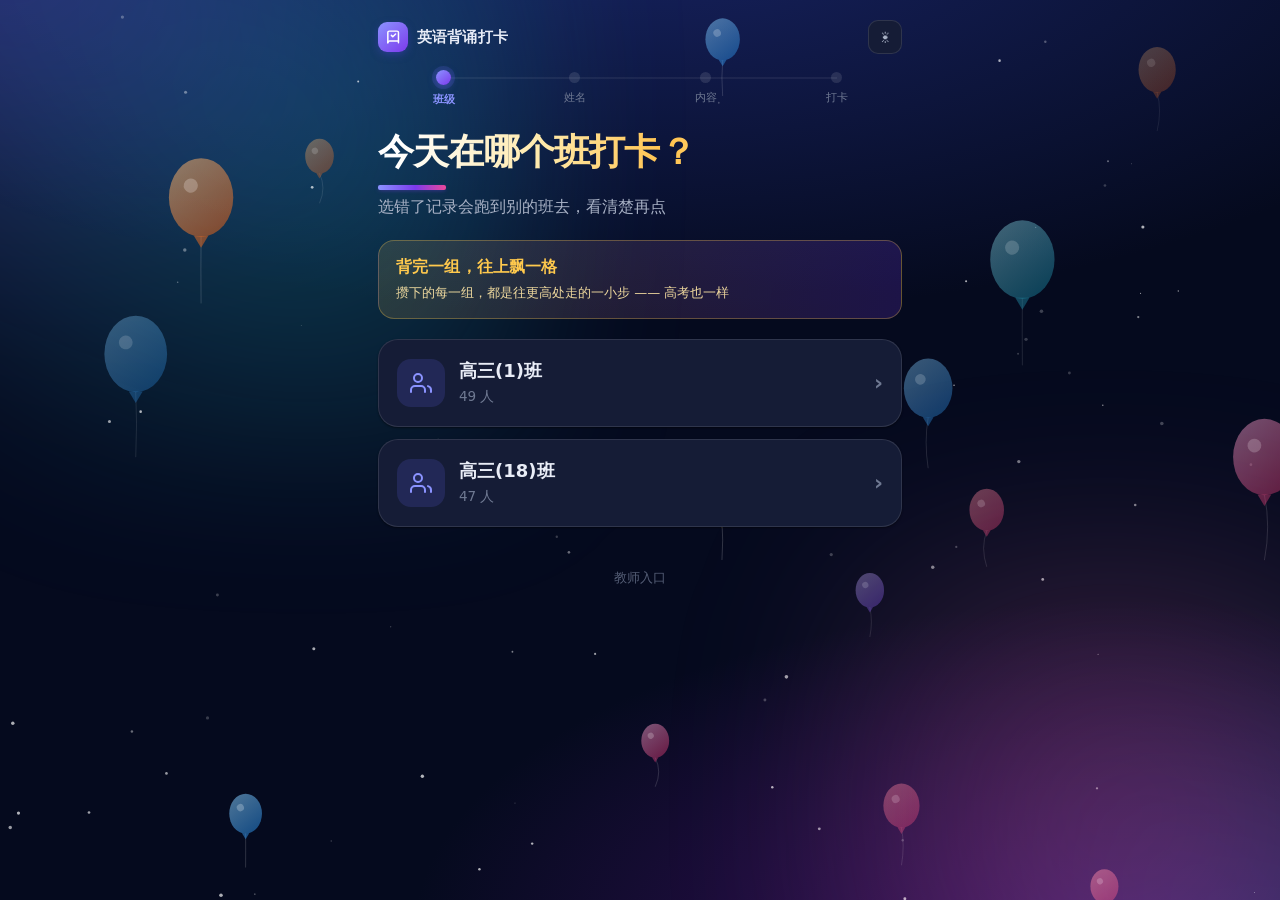
<file: checkin/index.html>
<!DOCTYPE html>
<html lang="zh-CN" data-theme="dark">
<head>
<meta charset="UTF-8">
<meta name="viewport" content="width=device-width, initial-scale=1, viewport-fit=cover">
<meta name="theme-color" content="#050A1E">
<meta name="description" content="高三英语背诵打卡 · 3500词乱序版 / 写作100句 / 应用文16篇">
<meta name="apple-mobile-web-app-capable" content="yes">
<meta name="apple-mobile-web-app-status-bar-style" content="default">
<meta name="apple-mobile-web-app-title" content="背诵打卡">
<link rel="icon" href="data:image/svg+xml,%3Csvg xmlns='http://www.w3.org/2000/svg' viewBox='0 0 32 32'%3E%3Crect width='32' height='32' rx='8' fill='%234F46E5'/%3E%3Cpath d='M9 22V11.5A2.5 2.5 0 0 1 11.5 9h9A2.5 2.5 0 0 1 23 11.5V22' fill='none' stroke='white' stroke-width='2.2' stroke-linecap='round'/%3E%3Cpath d='M9 22a2.5 2.5 0 0 0 2.5 2.5H23' fill='none' stroke='white' stroke-width='2.2' stroke-linecap='round'/%3E%3Cpath d='m13 15 2.2 2.2L19 13' fill='none' stroke='white' stroke-width='2.2' stroke-linecap='round' stroke-linejoin='round'/%3E%3C/svg%3E">
<meta name="robots" content="noindex,nofollow,noarchive">
<link rel="manifest" href="./manifest.json">
<link rel="apple-touch-icon" href="[data-uri]">
<title>英语背诵打卡</title>
<script>
/* 主题：优先读上次选择；默认深色夜空（首页气球需要深底） */
try{
  var _t = localStorage.getItem('en_ckin_theme');
  if (!_t) _t = 'dark';
  document.documentElement.dataset.theme = _t;
}catch(e){ document.documentElement.dataset.theme = 'dark'; }
</script>
<style>
*{box-sizing:border-box;-webkit-tap-highlight-color:transparent}
html,body{margin:0;padding:0}
html{background:var(--bg)}

/* ============ 设计令牌 ============ */
:root,html[data-theme="light"]{
  --bg:#F4F7FE;
  --glow1:rgba(99,102,241,.20);
  --glow2:rgba(14,165,233,.16);
  --glowA:rgba(99,102,241,.22);
  --glowB:rgba(56,189,248,.18);
  --glowC:rgba(244,114,182,.16);
  --card:#FFFFFF;
  --card-2:#FAFBFF;
  --ink:#0F172A;--ink2:#4B5768;--ink3:#8B95A8;
  --line:rgba(15,23,42,.10);--line2:rgba(15,23,42,.06);
  --brand:#4F46E5;--brand-d:#3730A3;--brand-l:#EEF0FE;--brand-b:#C7CBFB;
  --ok:#0E9F6E;--ok-l:#E7F7F0;--ok-b:#9EE0C6;
  --ok-g1:#34D399;--ok-g2:#10B981;--ok-g3:#047857;
  --amber:#B45309;--amber-l:#FEF4E6;--amber-b:#FBD59B;
  --sh-sm:0 1px 2px rgba(15,23,42,.05);
  --sh:0 2px 4px rgba(15,23,42,.04),0 10px 24px -10px rgba(15,23,42,.14);
  --sh-lg:0 6px 14px rgba(15,23,42,.06),0 26px 56px -18px rgba(15,23,42,.24);
}
html[data-theme="dark"]{
  --bg:#050A1E;
  --glow1:rgba(99,102,241,.34);
  --glow2:rgba(34,211,238,.20);
  --glowA:rgba(99,102,241,.42);
  --glowB:rgba(34,211,238,.26);
  --glowC:rgba(244,114,182,.26);
  --card:#151C36;
  --card-2:#1D2646;
  --ink:#E9EDF7;--ink2:#A8B1C5;--ink3:#6F7992;
  --line:rgba(255,255,255,.11);--line2:rgba(255,255,255,.06);
  --brand:#8B93FF;--brand-d:#C6CBFF;--brand-l:rgba(99,102,241,.17);--brand-b:rgba(139,147,255,.46);
  --ok:#3DDC9A;--ok-l:rgba(16,185,129,.15);--ok-b:rgba(61,220,154,.44);
  --ok-g1:#34D399;--ok-g2:#10B981;--ok-g3:#065F46;
  --amber:#FBBF24;--amber-l:rgba(251,191,36,.14);--amber-b:rgba(251,191,36,.44);
  --sh-sm:0 1px 2px rgba(0,0,0,.45);
  --sh:0 2px 6px rgba(0,0,0,.35),0 12px 28px -10px rgba(0,0,0,.6);
  --sh-lg:0 6px 16px rgba(0,0,0,.45),0 30px 64px -20px rgba(0,0,0,.75);
}
/* 深色主题：夜空渐变底（气球与星点在 canvas 上飘） */
html[data-theme="dark"] body{
  background:
    radial-gradient(120% 76% at 50% -12%,#182465 0%,rgba(24,36,101,0) 62%),
    radial-gradient(90% 60% at 88% 104%,#3A1160 0%,rgba(58,17,96,0) 62%),
    var(--bg);
  background-attachment:fixed;
}

body{
  font-family:-apple-system,BlinkMacSystemFont,"Segoe UI","PingFang SC","Hiragino Sans GB","Microsoft YaHei",system-ui,sans-serif;
  background:var(--bg);color:var(--ink);
  font-size:16px;line-height:1.55;
  min-height:100vh;overflow-x:hidden;
  -webkit-font-smoothing:antialiased;
  transition:background .3s,color .3s;
}
/* 氛围光斑（三色渐层，整体更活泼） */
body::before,body::after{
  content:'';position:fixed;pointer-events:none;z-index:0;filter:blur(78px);
}
body::before{
  width:840px;height:840px;top:-370px;left:-310px;
  background:
    radial-gradient(circle at 30% 32%,var(--glowA),transparent 58%),
    radial-gradient(circle at 74% 62%,var(--glowB),transparent 56%);
}
body::after{
  width:780px;height:780px;bottom:-390px;right:-310px;
  background:
    radial-gradient(circle at 38% 38%,var(--glowC),transparent 58%),
    radial-gradient(circle at 76% 72%,var(--glow2),transparent 56%);
}

#balloon{position:fixed;inset:0;width:100%;height:100%;pointer-events:none;z-index:0}
#fx{position:fixed;inset:0;width:100%;height:100%;pointer-events:none;z-index:80}

#wrap{max-width:560px;margin:0 auto;padding:20px 18px 64px;position:relative;z-index:1}
#wrap.wide{max-width:1080px}

/* ============ 顶栏 ============ */
.top{display:flex;align-items:center;justify-content:space-between;gap:10px;margin-bottom:18px}
.brand{display:flex;align-items:center;gap:9px;min-width:0}
.mk{
  width:30px;height:30px;flex:none;border-radius:9px;
  background:linear-gradient(140deg,var(--brand),#7C3AED);
  display:grid;place-items:center;color:#fff;
  box-shadow:0 3px 10px -2px rgba(79,70,229,.5);
}
.mk svg{width:17px;height:17px;display:block}
#brand{font-size:14.5px;font-weight:650;letter-spacing:.01em;color:var(--ink);
  white-space:nowrap;overflow:hidden;text-overflow:ellipsis}
.acts{display:flex;align-items:center;gap:4px;flex:none}
.iconbtn{
  width:34px;height:34px;display:grid;place-items:center;flex:none;
  background:var(--card);border:1px solid var(--line);border-radius:10px;
  color:var(--ink2);cursor:pointer;font-size:15px;line-height:1;
  transition:transform .12s,border-color .18s,color .18s;
}
.iconbtn:hover{border-color:var(--brand-b);color:var(--brand)}
.iconbtn:active{transform:scale(.92)}
.link{
  background:none;border:none;font:inherit;font-size:13.5px;color:var(--ink3);
  cursor:pointer;padding:7px 4px;border-radius:8px;transition:color .16s;
}
.link:hover{color:var(--brand)}
.link:active{opacity:.6}

/* ============ 步骤条 ============ */
.steps{display:flex;align-items:flex-start;gap:0;margin:4px 0 22px}
.step{
  flex:1;display:flex;flex-direction:column;align-items:center;gap:6px;
  position:relative;font-size:11px;color:var(--ink3);
  transition:color .25s;
}
.step i{
  width:11px;height:11px;border-radius:50%;background:var(--line);
  display:block;position:relative;z-index:2;
  transition:all .28s cubic-bezier(.3,1.4,.5,1);
}
.step:not(:last-child)::after{
  content:'';position:absolute;top:5px;left:50%;width:100%;height:2px;
  background:var(--line2);z-index:1;transition:background .28s;
}
.step.done i{background:var(--ok)}
.step.done::after{background:var(--ok-b)}
.step.on i{
  background:linear-gradient(140deg,var(--brand),#7C3AED);width:15px;height:15px;margin-top:-2px;
  box-shadow:0 0 0 4px var(--brand-l),0 2px 8px -1px rgba(99,102,241,.55);
}
.step.on{color:var(--brand);font-weight:650}
.step span{white-space:nowrap}

/* ============ 标题区 ============ */
.head{margin-bottom:20px}
h1{
  font-size:24px;font-weight:800;margin:0 0 5px;line-height:1.30;
  letter-spacing:-.015em;
}
h1::after{
  content:'';display:block;width:46px;height:4px;border-radius:2px;margin-top:9px;
  background:linear-gradient(90deg,var(--brand),#7C3AED 55%,#EC4899);
  box-shadow:0 1px 4px -1px rgba(124,58,237,.55);
}
.qs{margin:0;font-size:14px;color:var(--ink2);line-height:1.5}

/* ============ 大卡片（选班级 / 选内容） ============ */
.big{
  position:relative;display:flex;align-items:center;gap:14px;width:100%;
  padding:17px 17px;background:var(--card);border:1px solid var(--line);
  border-radius:18px;font:inherit;font-size:17px;font-weight:600;color:var(--ink);
  cursor:pointer;margin-bottom:12px;text-align:left;
  box-shadow:var(--sh-sm);
  transition:transform .12s cubic-bezier(.3,1.2,.5,1),box-shadow .2s,border-color .2s;
}
.big:hover{transform:translateY(-2px);box-shadow:var(--sh);border-color:var(--brand-b)}
.big:active{transform:scale(.985)}
.big .ic{
  width:44px;height:44px;flex:none;border-radius:13px;display:grid;place-items:center;
  background:var(--brand-l);color:var(--brand);
}
.big .ic svg{width:22px;height:22px;display:block}
.big .tx{flex:1;min-width:0}
.big .tx b{display:block;font-size:17px;font-weight:650;line-height:1.35}
.big .sub{display:block;font-size:13px;font-weight:400;color:var(--ink3);margin-top:2px}
.big .arr{
  flex:none;color:var(--ink3);font-size:22px;line-height:1;
  transition:transform .2s,color .2s;
}
.big:hover .arr{transform:translateX(3px);color:var(--brand)}
.tag{
  display:inline-block;margin-left:7px;padding:1px 7px;border-radius:6px;
  font-size:11px;font-weight:600;background:var(--amber-l);color:var(--amber);
  border:1px solid var(--amber-b);vertical-align:1px;
}
.big.hi{border-color:var(--brand-b);background:var(--brand-l)}

/* ============ 搜索框 ============ */
.search{
  width:100%;padding:13px 16px;font:inherit;font-size:15px;
  border:1px solid var(--line);border-radius:14px;background:var(--card);
  margin-bottom:14px;outline:none;color:var(--ink);
  transition:border-color .18s,box-shadow .18s;
}
.search::placeholder{color:var(--ink3)}
.search:focus{border-color:var(--brand-b);box-shadow:0 0 0 4px var(--brand-l)}

/* ============ 姓名网格 ============ */
.names{display:grid;grid-template-columns:repeat(3,1fr);gap:9px}
.nm{
  position:relative;padding:13px 6px 12px;background:var(--card);
  border:1px solid var(--line);border-radius:13px;
  font:inherit;font-size:15px;font-weight:500;color:var(--ink);
  cursor:pointer;text-align:center;line-height:1.3;
  transition:transform .1s,box-shadow .18s,border-color .18s;
}
.nm:hover{transform:translateY(-2px);box-shadow:var(--sh);border-color:var(--brand-b)}
.nm:active{transform:scale(.94)}
.nm .no{display:block;font-size:11px;color:var(--ink3);margin-bottom:1px;font-variant-numeric:tabular-nums}
.nm.did{
  border-color:var(--ok-b);
  background:linear-gradient(150deg,var(--ok-l),var(--card) 90%);
  color:var(--ok);font-weight:650;
}
.nm.did .no{color:var(--ok);opacity:.75}
.nm.did::after{
  content:'';position:absolute;top:7px;right:7px;width:6px;height:6px;
  border-radius:50%;background:var(--ok);
}

/* ============ 进度条 ============ */
.bar{
  height:12px;border-radius:999px;background:var(--line2);margin:0 0 18px;
  box-shadow:inset 0 1px 3px rgba(15,23,42,.10);
}
.bar i{
  display:block;height:100%;border-radius:999px;
  background:linear-gradient(90deg,#22D3EE,#6366F1 48%,#34D399);
  background-size:220% 100%;
  transition:width .5s cubic-bezier(.3,1,.4,1);
  animation:sheen 3.4s linear infinite;
  box-shadow:0 0 12px -2px rgba(99,102,241,.5);
}
@keyframes sheen{0%{background-position:0% 50%}100%{background-position:220% 50%}}

/* ============ 统计行 ============ */
.statline{
  display:flex;gap:8px;font-size:13px;color:var(--ink2);
  margin-bottom:14px;flex-wrap:wrap;
}
.statline>span{
  display:inline-flex;align-items:baseline;gap:5px;
  padding:7px 12px;background:var(--card);border:1px solid var(--line);
  border-radius:11px;box-shadow:var(--sh-sm);
}
.statline b{font-size:17px;color:var(--ink);font-weight:700;font-variant-numeric:tabular-nums}
.statline .ok{color:var(--ok);font-weight:650;border-color:var(--ok-b);background:var(--ok-l)}
.statline .ok b{color:var(--ok)}

/* ============ 组卡片墙 ============ */
.groups{display:grid;grid-template-columns:repeat(4,1fr);gap:11px}
.gp{
  position:relative;aspect-ratio:1;display:flex;flex-direction:column;
  align-items:center;justify-content:center;
  background:var(--card);border:1px solid var(--line);border-radius:18px;
  font:inherit;font-size:21px;font-weight:700;color:var(--ink);
  cursor:pointer;box-shadow:var(--sh-sm);
  font-variant-numeric:tabular-nums;
  transition:transform .1s cubic-bezier(.3,1.3,.5,1),box-shadow .2s,border-color .2s,background .25s;
}
.gp:hover{transform:translateY(-3px) scale(1.02);box-shadow:var(--sh);border-color:var(--brand-b)}
.gp:active{transform:scale(.92)}
.gp .k{font-size:11px;font-weight:600;color:var(--ink3);margin-top:3px;letter-spacing:.02em;
  max-width:100%;padding:0 5px;overflow:hidden;text-overflow:ellipsis;white-space:nowrap}
.gp.done{
  background:linear-gradient(150deg,var(--ok-g1),var(--ok-g2) 55%,var(--ok-g3));
  border-color:transparent;color:#fff;
  box-shadow:0 6px 16px -6px rgba(16,185,129,.6),var(--sh-sm);
}
.gp.done .k{color:rgba(255,255,255,.9)}
.gp.done::after{
  content:'';position:absolute;top:8px;right:8px;width:15px;height:15px;
  background:#fff;border-radius:50%;
  box-shadow:0 1px 5px rgba(0,0,0,.18);
}
.gp.today{
  border-color:var(--amber-b);border-width:2px;
  box-shadow:0 0 0 3px var(--amber-l),var(--sh-sm);
}
.gp:disabled{opacity:.55;cursor:progress}

/* ============ 提示文字 ============ */
.hint{
  font-size:13px;color:var(--ink3);margin:16px 0 0;line-height:1.7;
}
.hint b{color:var(--ink2);font-weight:600}
.hint.kbd{display:flex;gap:7px;align-items:flex-start}
.resume{
  display:flex;align-items:center;gap:10px;margin:0 0 16px;padding:13px 15px;
  background:var(--brand-l);border:1px solid var(--brand-b);border-radius:15px;
  font-size:13.5px;color:var(--brand-d);
}
.resume .go{
  margin-left:auto;flex:none;padding:6px 13px;border-radius:9px;border:none;
  background:var(--brand);color:#fff;font:inherit;font-size:13px;font-weight:600;
  cursor:pointer;
}
.resume .go:active{opacity:.85}

/* ============ 表格（教师后台） ============ */
.tblwrap{
  overflow-x:auto;-webkit-overflow-scrolling:touch;
  margin:0 -18px;padding:0 18px 4px;
}
table{border-collapse:separate;border-spacing:0;width:100%;font-size:13px;min-width:600px}
th,td{padding:10px 9px;text-align:left;white-space:nowrap;border-bottom:1px solid var(--line2)}
th{
  font-weight:650;color:var(--ink3);font-size:11.5px;letter-spacing:.02em;
  position:sticky;top:0;background:var(--bg);z-index:2;
}
tbody tr{transition:background .14s}
tbody tr:hover{background:var(--card-2)}
td.n{color:var(--ink3);font-size:12px;font-variant-numeric:tabular-nums}
td.done{color:var(--ok);font-weight:650}
td.no{color:var(--ink3)}
td.pbar{min-width:130px;padding-right:14px}
td.pbar .b{height:6px;border-radius:3px;background:var(--line2);overflow:hidden;margin-bottom:3px}
td.pbar .b i{display:block;height:100%;border-radius:3px;background:var(--ok);transition:width .4s}
td.pbar .t{font-size:11px;color:var(--ink3);font-variant-numeric:tabular-nums}
tbody tr:last-child td{border-bottom:none}

/* ============ 筛选 chips ============ */
.row{display:flex;gap:8px;flex-wrap:wrap;margin-bottom:15px}
.chip{
  padding:8px 15px;border:1px solid var(--line);border-radius:999px;
  background:var(--card);font:inherit;font-size:13px;color:var(--ink2);
  cursor:pointer;box-shadow:var(--sh-sm);transition:all .16s;
}
.chip:hover{border-color:var(--brand-b);color:var(--brand)}
.chip:active{transform:scale(.95)}
.chip.on{
  border-color:var(--brand);background:var(--brand);color:#fff;font-weight:600;
  box-shadow:0 3px 10px -3px rgba(79,70,229,.6);
}
.chip.solid{border-color:var(--brand-b);background:var(--brand-l);color:var(--brand-d);font-weight:600}

/* ============ KPI 卡 ============ */
.kpis{display:grid;grid-template-columns:repeat(auto-fit,minmax(158px,1fr));gap:11px;margin-bottom:18px}
.kpi{
  padding:15px 16px;background:var(--card);border:1px solid var(--line);
  border-radius:16px;box-shadow:var(--sh-sm);
}
.kpi .lb{font-size:12px;color:var(--ink3);margin-bottom:5px}
.kpi .vl{font-size:26px;font-weight:750;line-height:1.1;font-variant-numeric:tabular-nums;letter-spacing:-.02em}
.kpi .vl small{font-size:13px;font-weight:500;color:var(--ink3);margin-left:3px}
.kpi .ft{font-size:11.5px;color:var(--ink3);margin-top:5px}
.kpi.g .vl{color:var(--ok)}
.kpi.b .vl{color:var(--brand)}
.kpi.a .vl{color:var(--amber)}
.kpi.v .vl{color:#8B5CF6}

footer{margin-top:34px;text-align:center}
footer .link{font-size:12.5px;opacity:.75}

/* ============ 口令框 ============ */
.pinbox{display:flex;gap:9px;margin-bottom:13px}
.pinbox input{
  flex:1;padding:15px 16px;font:inherit;font-size:19px;letter-spacing:.34em;
  border:1px solid var(--line);border-radius:15px;outline:none;text-align:center;
  background:var(--card);color:var(--ink);
  transition:border-color .18s,box-shadow .18s;
}
.pinbox input:focus{border-color:var(--brand-b);box-shadow:0 0 0 4px var(--brand-l)}

/* ============ 成功浮层 ============ */
#flash{
  position:fixed;inset:0;display:none;align-items:center;justify-content:center;
  z-index:85;pointer-events:none;padding:24px;
}
#flash.on{display:flex}
#flash .fc{
  background:var(--card);border:1px solid var(--line);border-radius:24px;
  padding:24px 30px 22px;text-align:center;box-shadow:var(--sh-lg);
  max-width:82vw;animation:pop .44s cubic-bezier(.2,1.35,.45,1) both;
}
#flash .ck{
  width:46px;height:46px;margin:0 auto 12px;border-radius:50%;
  background:linear-gradient(140deg,var(--ok),#34D399);color:#fff;
  display:grid;place-items:center;font-size:24px;line-height:1;
  box-shadow:0 6px 16px -4px rgba(14,159,110,.6);
}
#flash .t1{font-size:17px;font-weight:700;color:var(--ink);line-height:1.4}
#flash .t1 em{color:var(--ok);font-style:normal;font-size:21px}
#flash .t2{font-size:13.5px;color:var(--ink2);margin-top:7px;line-height:1.5}
#flash .t3{
  font-size:12px;color:var(--ink3);margin-top:11px;
  padding-top:10px;border-top:1px solid var(--line2);
  font-variant-numeric:tabular-nums;
}
@keyframes pop{
  0%{opacity:0;transform:scale(.82) translateY(10px)}
  100%{opacity:1;transform:scale(1) translateY(0)}
}

/* ============ Toast ============ */
#toast{
  position:fixed;left:50%;bottom:38px;transform:translate(-50%,16px);
  background:var(--ink);border-radius:999px;
  padding:12px 22px;font-size:14px;font-weight:600;color:var(--bg);
  opacity:0;transition:opacity .25s,transform .25s;pointer-events:none;
  z-index:90;max-width:88vw;text-align:center;line-height:1.4;
  box-shadow:var(--sh-lg);
}
#toast.on{opacity:1;transform:translate(-50%,0)}

/* ============ 响应式 ============ */
@media (max-width:400px){
  .names{grid-template-columns:repeat(2,1fr)}
  .gp{font-size:19px;border-radius:16px}
  h1{font-size:21px}
  #wrap{padding:18px 14px 56px}
  .statsline{gap:7px}
  .kpis{grid-template-columns:1fr}
}
@media (max-width:330px){
  .groups{grid-template-columns:repeat(3,1fr);gap:9px}
}
@media (min-width:900px){
  .groups{grid-template-columns:repeat(6,1fr);gap:13px}
  .gp{font-size:23px}
  .names{grid-template-columns:repeat(4,1fr)}
  h1{font-size:25px}
}
@media (prefers-reduced-motion:reduce){
  *{animation-duration:.01ms !important;transition-duration:.01ms !important}
}
/* ============ 鼓舞感 · 动效增强 ============ */
.big .ic{transition:transform .26s cubic-bezier(.3,1.4,.5,1)}
.big:hover .ic{transform:rotate(-5deg) scale(1.07)}
.kpi,.statline>span{transition:transform .18s,box-shadow .2s,border-color .2s}
.kpi:hover,.statline>span:hover{transform:translateY(-2px);box-shadow:var(--sh)}
#flash .fc{
  background:linear-gradient(168deg,var(--card),var(--card-2));
  border-color:var(--brand-b);
  box-shadow:0 0 0 5px rgba(99,102,241,.09),0 10px 30px -8px rgba(124,58,237,.35),var(--sh-lg);
}
#flash .ck{
  background:linear-gradient(140deg,var(--ok-g1),var(--ok-g2) 58%,var(--ok-g3));
  box-shadow:0 8px 20px -5px rgba(16,185,129,.7);
}

/* ============ 首页强化：夜空金字 + 标语 ============ */
.qs{font-size:15px}
#wrap.v-class h1{font-size:32px;line-height:1.22;letter-spacing:-.022em}
@media (max-width:400px){ #wrap.v-class h1{font-size:26px} }
@media (min-width:900px){ #wrap.v-class h1{font-size:36px} }
#wrap.v-class h1::after{width:68px;height:5px;margin-top:11px}
#wrap.v-class .qs{font-size:15.5px;line-height:1.62}
@supports ((-webkit-background-clip:text) or (background-clip:text)){
  html[data-theme="dark"] #wrap.v-class h1{
    background:linear-gradient(96deg,#FFFFFF 4%,#FFE9A8 32%,#FFC24D 55%,#FFE9A8 76%,#FFFFFF 98%);
    -webkit-background-clip:text;background-clip:text;
    -webkit-text-fill-color:transparent;color:#FFD75E;
  }
}
.slogan{
  margin:0 0 20px;padding:14px 17px;border-radius:16px;
  background:linear-gradient(100deg,rgba(255,201,77,.13),rgba(124,58,237,.20));
  border:1px solid rgba(255,201,77,.30);
}
.slogan b{
  display:block;font-size:15.5px;font-weight:800;letter-spacing:.01em;
  color:#FFC94D;
}
.slogan span{display:block;font-size:13px;line-height:1.6;margin-top:4px;color:#FFE7A6;opacity:.92}
html[data-theme="light"] .slogan{background:var(--amber-l);border-color:var(--amber-b)}
html[data-theme="light"] .slogan b{color:var(--amber)}
html[data-theme="light"] .slogan span{color:var(--amber)}

/* ============ 字号整体加厚（教室大屏 / 投影看得清） ============ */
.big{padding:19px 18px;border-radius:20px;font-size:18px}
.big .ic{width:48px;height:48px;border-radius:14px}
.big .ic svg{width:24px;height:24px}
.big .tx b{font-size:18px;font-weight:700}
.big .sub{font-size:13.5px}
.nm{padding:15px 6px 14px;font-size:16px;border-radius:15px}
.nm .no{font-size:11.5px}
.chip{font-size:13.5px;padding:9px 16px}
.statline{font-size:13.5px}
@media (min-width:900px){
  #wrap.v-group,#wrap.v-name,#wrap.v-content{max-width:880px}
}
</style>
</head>
<body>
<canvas id="balloon" aria-hidden="true"></canvas>
<canvas id="fx"></canvas>
<div id="wrap">
  <header class="top">
    <div class="brand">
      <span class="mk" aria-hidden="true">
        <svg viewBox="0 0 24 24" fill="none" stroke="currentColor" stroke-width="2.1" stroke-linecap="round" stroke-linejoin="round">
          <path d="M4 19.5V5a2 2 0 0 1 2-2h11a2 2 0 0 1 2 2v14.5"/>
          <path d="M4 19.5A2.5 2.5 0 0 1 6.5 17H19"/>
          <path d="m9 9 2 2 4-4"/>
        </svg>
      </span>
      <span id="brand">英语背诵打卡</span>
    </div>
    <div class="acts">
      <button class="iconbtn" id="themeBtn" title="切换深色 / 浅色" aria-label="切换主题">◐</button>
      <button class="link" id="back" hidden>返回</button>
    </div>
  </header>

  <div class="steps" id="steps"></div>
  <div class="head">
    <h1 id="qt"></h1>
    <p class="qs" id="qs"></p>
  </div>
  <main id="view"></main>
  <footer><button class="link" id="adminBtn">教师入口</button></footer>
</div>

<div id="flash" aria-live="polite"></div>
<div id="toast" aria-live="polite"></div>

<script>
/* ==========================================================
   配置区：这里是你唯一需要改的地方
   ========================================================== */
const CONFIG = {

  /* --- 1. 学生名单 -------------------------------------------------
     把 [] 换成真实姓名，一行一个，用英文逗号分隔，例如：
       students: ['王梓涵','李思远','张雨欣', ...]
     要不要学号？名字前加 "01 " 即可，页面会自动把学号单独显示。
  ------------------------------------------------------------------ */
  classes: {
    '1':  { label: '高三(1)班',  students: [
      '01 敖雪婷','02 杨夏添','03 梅思雅','04 廖雨欣','05 余紫涵',
      '06 刘奥翔','07 方嘉瑞','08 肖睿馨','09 黄佳怡','10 陈湉湉',
      '11 张靖宇','12 孙未汐','13 陈艺雯','14 刘鸿毅','15 曹思晨',
      '16 谌子健','17 刘禹辰','18 刘梦瑶','19 陈红','20 王梓晗',
      '21 骆锦同','22 涂学成','23 高姿','24 李嘉葉','25 柳耿瑞',
      '26 贾洁茹','27 陶姝岑','28 高月','29 韩晨晨','30 刘宇哲',
      '31 闻术哲','32 朱亚迪','33 姚语嫣','34 杨逍','35 江浩帆',
      '36 魏宇霏','37 付宇轩','38 袁诗怡','39 詹紫琳','40 陈浩天',
      '41 胡运睿','42 胡杰','43 李文杰','44 焦文哲','45 叶子涵',
      '46 王君陈','47 谢子豪','48 曾辰','49 陈秉常'
    ] },
    '18': { label: '高三(18)班', students: [
      '01 代湘语','02 周琳涵','03 喻文轩','04 沈馨蕾','05 王怡帆',
      '06 涂盈盈','07 李瑞雪','08 雷文馨','09 陈阳昊希','10 余欣怡（大）',
      '11 宋雪菲','12 李卓霖','13 梁紫禾','14 胡鹏涛','15 张家源',
      '16 唐可欣','17 童诗韵','18 何思绮','19 王莉蓉','20 余欣怡（小）',
      '21 肖淇尹','22 常雯婧','23 朱雨欣','24 刘梓涵','25 刘欣语',
      '26 郑妮娜','27 易清希','28 全洁莹','29 朱羽韬','30 范成彘',
      '31 张紫馨','32 鲁慧妍','33 陈曦曦','34 刘梦琦','35 张羽妍',
      '36 倪瑞熙','37 祝子谦','38 吴宇畅','39 倪朝辉','40 彭梓荷',
      '41 李君娴','42 周曦然','43 孙诗妍','44 方正原','45 彭博禹',
      '46 屈文昊','47 熊裕涵'
    ] }
  },

  /* --- 2. 背诵内容（total = 总组数，改这里就行） ------------------ */
  contents: {
    words: { label: '3500词乱序版', total: 40, hint: '每组约 87 词' },
    sent:  { label: '写作100句',    total: 20, hint: '每组 5 句' },
    /* 应用文 16 篇：一篇一组。unit 决定文案里用「篇」还是「组」；
       briefs = 卡片上的短名，titles = 长按 / 鼠标悬停时的全称。篇目顺序按
       《人教版高中英语应用文写作范文精选（16种体裁·标准版）》，换材料只改这两个数组即可。 */
    essay: {
      label: '应用文16篇', total: 16, unit: '篇', hint: '一篇一组，背完点一下',
      briefs: ['推荐信','建议信','咨询信','邀请信','告知信','回复信','邮件','发言稿',
               '演讲稿','短文','征文','报道','通知','启事','倡议书','帖子'],
      titles: ['推荐信 · 中国主题公园','建议信 · 学校生活','咨询信 · 出国旅行','邀请信 · 参观“中国书画”展',
               '告知信 · “中华文化英文知识库”上线','回复信 · 人工智能的观点','电子邮件 · 安全进校园',
               '发言稿 · 语言学习','演讲稿 · 志愿者活动','短文投稿 · 人物介绍','征文投稿 · 地点介绍',
               '活动报道 · “让文物活起来”主题活动','通知 · 唐诗吟诵大赛','征稿启事 · 中国科学家精神',
               '倡议书 · 重拾对纸质阅读的热情','帖子 · 宇宙探索']
    }
  },

  /* --- 3. 云端数据：复用英语学习网站的 Supabase 项目 ---------------
     数据表 checkins（建表 SQL 见项目 sql/create_checkins.sql）。
     表还没建好时页面会自动降级为本机模式，不会报错。
  ------------------------------------------------------------------ */
  supabase: {
    url: 'https://gqlwspxcyhjtzhikcexj.supabase.co',
    key: 'sb_publishable_PqN5m9yOrWZzBazFjO7Y_w_pfIMO1PI'
  },

  /* --- 4. 教师入口口令 ------------------------------------------- */
  adminPin: '8888',

  /* --- 5. 演示名单：真实名单没填时用它看效果，填了真实名单自动失效 */
  demo: {
    '1': ['王梓涵','李思远','张雨欣','刘子墨','陈嘉怡','杨博文','黄诗琪','赵一鸣','周欣然','吴俊杰','徐若彤','孙浩宇','马小雅','朱天磊','胡雨桐','郭子豪','何静怡','高文杰','林晓彤','罗宇轩','郑雅文','谢明轩','韩雪','唐子涵','曹思琪','邓浩','冯诗雨','曾俊豪','彭雨薇','蒋博','汪嘉怡','田思远','董雨欣','潘子健','袁梦琪','蔡宇航','余佳怡','杜文博','叶梓萱','程明','苏雨晨','卢俊宇','丁雅琪','倪嘉豪','姜文杰'],
    '18': ['王浩然','李佳琪','张子轩','刘雨萱','陈志强','杨雅静','黄俊喆','赵梦洁','周天成','吴诗涵','徐子航','孙雨欣','马俊宇','朱雅琳','胡博文','郭晓雨','何子豪','高雨琪','林俊熙','罗雅雯','郑浩宇','谢雨欣','韩子涵','唐俊豪','曹雅静','邓雨晨','冯子轩','曾雅琪','彭浩然','蒋雨桐','汪俊杰','田雅欣','董子豪','潘雨琪','袁俊熙','蔡雅琳','余浩然','杜雨薇','叶俊豪','程雅静','苏子涵','卢雨欣','丁俊杰','沈雅琪','姜浩然','崔雨桐']
  }
};

const CHEERS = [
  'Nice work! 今天也没欠账',
  '背一组少一组，你在往前走',
  '自律的人，先享受世界',
  'This is the way. 节奏保持住',
  '又拿下一组，稳得很',
  'Awesome! 语感是这么攒出来的',
  '坚持住，21 天就成习惯',
  '今日份努力已到账',
  '背完就是本事，继续',
  'Better than yesterday. 就这么简单',
  '你不是在背单词，是在攒分数',
  'Keep going! 高三每一天都算数',
  '漂亮，这组又清了',
  '你的名字正在变强',
  'Well done! 明天见'
];
const COLORS = ['#6366F1','#8B5CF6','#10B981','#F59E0B','#EC4899','#06B6D4','#84CC16'];

/* 图标（内联 SVG，避免任何外部依赖） */
const ICO = {
  cls: '<svg viewBox="0 0 24 24" fill="none" stroke="currentColor" stroke-width="2" stroke-linecap="round" stroke-linejoin="round"><path d="M16 21v-2a4 4 0 0 0-4-4H6a4 4 0 0 0-4 4v2"/><circle cx="9" cy="7" r="4"/><path d="M22 21v-2a4 4 0 0 0-3-3.87"/></svg>',
  word: '<svg viewBox="0 0 24 24" fill="none" stroke="currentColor" stroke-width="2" stroke-linecap="round" stroke-linejoin="round"><path d="M4 19.5V5a2 2 0 0 1 2-2h13v18H6a2 2 0 0 1-2-1.5Z"/><path d="M8 7h7M8 11h5"/></svg>',
  sent: '<svg viewBox="0 0 24 24" fill="none" stroke="currentColor" stroke-width="2" stroke-linecap="round" stroke-linejoin="round"><path d="M12 20h9"/><path d="M16.5 3.5a2.1 2.1 0 0 1 3 3L7 19l-4 1 1-4Z"/></svg>',
  essay: '<svg viewBox="0 0 24 24" fill="none" stroke="currentColor" stroke-width="2" stroke-linecap="round" stroke-linejoin="round"><path d="M14 3H7a2 2 0 0 0-2 2v14a2 2 0 0 0 2 2h10a2 2 0 0 0 2-2V8Z"/><path d="M14 3v5h5"/><path d="M9 13h6M9 17h4"/></svg>',
  lock: '<svg viewBox="0 0 24 24" fill="none" stroke="currentColor" stroke-width="2" stroke-linecap="round" stroke-linejoin="round"><rect x="3" y="11" width="18" height="10" rx="2"/><path d="M7 11V7a5 5 0 0 1 10 0v4"/></svg>'
};

/* ==========================================================
   工具
   ========================================================== */
const $ = id => document.getElementById(id);
const SB = (CONFIG.supabase.url && CONFIG.supabase.key) ? CONFIG.supabase : null;
let SB_OK = false;   /* 探测通过（表已建好且可读）后置真；未通过则全站降级为本机模式 */
const cloudOn = () => !!(SB && SB_OK);
const USE_DEMO = Object.keys(CONFIG.classes).some(k => !CONFIG.classes[k].students.length);
const DEMO_CLS = Object.keys(CONFIG.classes).filter(k => !CONFIG.classes[k].students.length);

function ds(dt){
  const d = dt || new Date();
  return d.getFullYear() + '-' + String(d.getMonth()+1).padStart(2,'0') + '-' + String(d.getDate()).padStart(2,'0');
}
function roster(cls){
  const raw = CONFIG.classes[cls].students.length
    ? CONFIG.classes[cls].students
    : (CONFIG.demo[cls] || []);
  return raw.map(s => {
    const m = String(s).match(/^\s*(\d+)[\s.、]+(.+)$/);
    return m ? { no: m[1], name: m[2].trim() } : { no: '', name: String(s).trim() };
  });
}
/* 唯一键：优先「学号 姓名」。班里有人重名时（如 18 班两个余欣怡），靠学号才能把记录分开 */
function sid(s){ return s.no ? s.no + ' ' + s.name : s.name; }
function sbHeaders(extra){
  const h = { apikey: SB.key, Authorization: 'Bearer ' + SB.key };
  for (const k in (extra||{})) h[k] = extra[k];
  return h;
}
function esc(s){
  return String(s).replace(/[&<>"']/g, c => ({'&':'&amp;','<':'&lt;','>':'&gt;','"':'&quot;',"'":'&#39;'}[c]));
}
const LS = 'en_checkin_v1';
const LSK = 'en_checkin_last';
function localAll(){
  try { return JSON.parse(localStorage.getItem(LS) || '[]'); } catch(e){ return []; }
}
function localSave(a){ localStorage.setItem(LS, JSON.stringify(a)); }
function remember(cls, uid){
  try { localStorage.setItem(LSK, JSON.stringify({ cls: cls, uid: uid })); } catch(e){}
}
function lastPick(){
  try { return JSON.parse(localStorage.getItem(LSK) || 'null'); } catch(e){ return null; }
}

/* ==========================================================
   数据层：有 Supabase 走云端，没有就存本机
   ========================================================== */
async function apiMine(cls, name){
  if (!cloudOn()) return localAll().filter(r => r.cls === cls && r.student === name);
  const u = SB.url + '/rest/v1/checkins?cls=eq.' + encodeURIComponent(cls)
          + '&student=eq.' + encodeURIComponent(name) + '&select=content,grp,d,ts';
  const r = await fetch(u, { headers: sbHeaders() });
  if (!r.ok) throw new Error('读取失败 ' + r.status);
  return await r.json();
}
/* 只取今天：姓名页只需判断谁已打卡，不必把整学期记录都拉下来 */
async function apiToday(cls){
  if (!cloudOn()) return localAll().filter(r => r.cls === cls && r.d === ds());
  const u = SB.url + '/rest/v1/checkins?cls=eq.' + encodeURIComponent(cls)
          + '&d=eq.' + ds() + '&select=student';
  const r = await fetch(u, { headers: sbHeaders() });
  if (!r.ok) throw new Error('读取失败 ' + r.status);
  return await r.json();
}
/* 整班全量：教师后台统计用 */
async function apiClass(cls){
  if (!cloudOn()) return localAll().filter(r => r.cls === cls);
  const u = SB.url + '/rest/v1/checkins?cls=eq.' + encodeURIComponent(cls) + '&select=*';
  const r = await fetch(u, { headers: sbHeaders() });
  if (!r.ok) throw new Error('读取失败 ' + r.status);
  return await r.json();
}
/* 启动时探测云端表是否就绪，未就绪则整站降级为本机模式 */
async function probeCloud(){
  if (!SB) return false;
  try {
    const r = await fetch(SB.url + '/rest/v1/checkins?select=id&limit=1', { headers: sbHeaders() });
    return r.ok;
  } catch(e){ return false; }
}
async function apiAdd(rec){
  if (!cloudOn()){
    const a = localAll();
    if (!a.some(x => x.cls===rec.cls && x.student===rec.student && x.content===rec.content && x.grp===rec.grp)){
      a.push(rec); localSave(a);
    }
    return;
  }
  const r = await fetch(SB.url + '/rest/v1/checkins?on_conflict=cls,student,content,grp', {
    method: 'POST',
    headers: sbHeaders({ 'Content-Type':'application/json',
                         'Prefer':'resolution=merge-duplicates,return=minimal' }),
    body: JSON.stringify({ cls: rec.cls, student: rec.student,
                           content: rec.content, grp: rec.grp, d: rec.d })
  });
  if (!r.ok) throw new Error('保存失败 ' + r.status);
}
async function apiDel(rec){
  if (!cloudOn()){
    localSave(localAll().filter(x => !(x.cls===rec.cls && x.student===rec.student
      && x.content===rec.content && x.grp===rec.grp)));
    return;
  }
  const q = 'cls=eq.' + encodeURIComponent(rec.cls)
          + '&student=eq.' + encodeURIComponent(rec.student)
          + '&content=eq.' + encodeURIComponent(rec.content)
          + '&grp=eq.' + rec.grp;
  const r = await fetch(SB.url + '/rest/v1/checkins?' + q, { method:'DELETE', headers: sbHeaders() });
  if (!r.ok) throw new Error('取消失败 ' + r.status);
}

/* ==========================================================
   特效引擎
   ========================================================== */
const fx = $('fx'), fxc = fx.getContext('2d');
let parts = [], raf = null;
function fxResize(){
  const dpr = window.devicePixelRatio || 1;
  fx.width = innerWidth * dpr; fx.height = innerHeight * dpr;
  fx.style.width = innerWidth + 'px'; fx.style.height = innerHeight + 'px';
  fxc.setTransform(dpr, 0, 0, dpr, 0, 0);
}
fxResize();
addEventListener('resize', fxResize);

function starPath(cx, cy, r1, r2, rot){
  fxc.beginPath();
  for (let i = 0; i < 10; i++){
    const r = (i % 2) ? r1 : r2;
    const a = rot + i * Math.PI / 5 - Math.PI / 2;
    const px = cx + Math.cos(a) * r, py = cy + Math.sin(a) * r;
    if (i) fxc.lineTo(px, py); else fxc.moveTo(px, py);
  }
  fxc.closePath(); fxc.fill();
}
const pick = a => a[Math.floor(Math.random() * a.length)];

function fxTick(){
  fxc.clearRect(0, 0, innerWidth, innerHeight);
  for (let i = parts.length - 1; i >= 0; i--){
    const p = parts[i];
    p.vy += p.g; p.vx *= p.fr; p.vy *= p.fr;
    p.x += p.vx; p.y += p.vy; p.rot += p.vr; p.life--;
    if (p.life <= 0 || p.y > innerHeight + 80 || p.y < -160){ parts.splice(i, 1); continue; }
    fxc.globalAlpha = Math.max(0, Math.min(1, p.life / p.fade));
    fxc.fillStyle = p.color;
    if (p.shape === 'rect'){
      fxc.save(); fxc.translate(p.x, p.y); fxc.rotate(p.rot);
      fxc.fillRect(-p.size/2, -p.size/4, p.size, p.size/2); fxc.restore();
    } else if (p.shape === 'star'){
      starPath(p.x, p.y, p.size * 0.45, p.size, p.rot);
    } else if (p.shape === 'emoji'){
      fxc.font = p.size + 'px serif';
      fxc.textAlign = 'center'; fxc.textBaseline = 'middle';
      fxc.fillText(p.emoji, p.x, p.y);
    } else {
      fxc.beginPath(); fxc.arc(p.x, p.y, p.size/2, 0, 7); fxc.fill();
    }
  }
  fxc.globalAlpha = 1;
  if (parts.length) raf = requestAnimationFrame(fxTick);
  else { raf = null; fxc.clearRect(0, 0, innerWidth, innerHeight); }
}
function fxRun(){ if (!raf) raf = requestAnimationFrame(fxTick); }

function fxConfetti(){
  for (let i = 0; i < 120; i++){
    parts.push({ x: Math.random()*innerWidth, y: -30 - Math.random()*innerHeight*0.5,
      vx: (Math.random()-0.5)*2.4, vy: 2 + Math.random()*3,
      g: 0.055, fr: 0.995, size: 7 + Math.random()*9,
      color: pick(COLORS), shape: 'rect', rot: Math.random()*6,
      vr: (Math.random()-0.5)*0.32, life: 190, fade: 60 });
  }
  fxRun();
}
function fxBurst(cx, cy){
  const c1 = pick(COLORS), c2 = pick(COLORS);
  for (let i = 0; i < 68; i++){
    const a = Math.random() * Math.PI * 2, sp = 3 + Math.random() * 7;
    parts.push({ x: cx, y: cy, vx: Math.cos(a)*sp, vy: Math.sin(a)*sp - 1.5,
      g: 0.16, fr: 0.972, size: 6 + Math.random()*8,
      color: Math.random() < 0.5 ? c1 : c2,
      shape: Math.random() < 0.45 ? 'star' : 'circle',
      rot: Math.random()*6, vr: (Math.random()-0.5)*0.3, life: 92, fade: 34 });
  }
  fxRun();
}
function fxFireworks(){
  let n = 0;
  const shot = () => {
    fxBurst(innerWidth * (0.18 + Math.random()*0.64), innerHeight * (0.18 + Math.random()*0.32));
    if (++n < 3) setTimeout(shot, 280);
  };
  shot();
}
function fxRise(){
  const ems = ['\u2728','\u2b50','\ud83d\udc96','\ud83c\udf1f','\ud83d\udca5'];
  for (let i = 0; i < 36; i++){
    parts.push({ x: Math.random()*innerWidth, y: innerHeight + 30 + Math.random()*180,
      vx: (Math.random()-0.5)*1.4, vy: -(2.2 + Math.random()*2.4),
      g: -0.004, fr: 0.999, size: 20 + Math.random()*16,
      color: '#fff', shape: 'emoji', emoji: pick(ems),
      rot: 0, vr: 0, life: 215, fade: 70 });
  }
  fxRun();
}
/* ==========================================================
   气球背景：背完一组往上飘一格 —— 寓意「往更高处走」
   ========================================================== */
const bl = $('balloon'), blc = bl ? bl.getContext('2d') : null;
let balloons = [], blRaf = null, blT = 0, stars = [], blMode = 'home';
const BALLOONS = [
  ['#FF8FA3','#D6336C'], ['#FFC078','#E8590C'], ['#FFE066','#F1A208'],
  ['#8CE99A','#0CA678'], ['#8ED2FF','#1C7ED6'], ['#C4B5FD','#7048E8'],
  ['#F9A8D4','#C2255C'], ['#A5F3FC','#0891B2']
];
function noMotion(){
  try { return matchMedia('(prefers-reduced-motion: reduce)').matches; } catch(e){ return false; }
}
function blResize(){
  if (!blc) return;
  const dpr = window.devicePixelRatio || 1;
  bl.width = innerWidth * dpr; bl.height = innerHeight * dpr;
  bl.style.width = innerWidth + 'px'; bl.style.height = innerHeight + 'px';
  blc.setTransform(dpr, 0, 0, dpr, 0, 0);
  const n = Math.min(110, Math.round(innerWidth * innerHeight / 15000));
  stars = [];
  for (let i = 0; i < n; i++){
    stars.push({ x: Math.random()*innerWidth, y: Math.random()*innerHeight,
      r: .5 + Math.random()*1.4, ph: Math.random()*6.28, sp: .0009 + Math.random()*.0024 });
  }
}
function blNew(fromBottom, tmp){
  const c = pick(BALLOONS), size = 26 + Math.random()*42;
  return {
    x: Math.random()*innerWidth,
    y: fromBottom ? innerHeight + size*2 + Math.random()*innerHeight*.55
                  : Math.random()*(innerHeight + 160),
    size: size, vy: .22 + Math.random()*.46,
    amp: 10 + Math.random()*26, ph: Math.random()*6.28,
    sp: .0035 + Math.random()*.0075,
    lt: c[0], dk: c[1], op: .26 + Math.random()*.36, tmp: !!tmp
  };
}
function blInit(){
  blResize();
  balloons = [];
  for (let i = 0; i < 16; i++) balloons.push(blNew(false));
}
function blSurge(){
  if (!blc) return;
  for (let i = 0; i < 14; i++){
    const b = blNew(true, true);
    b.y = innerHeight + 24 + i*30 + Math.random()*50;
    b.vy = 2.4 + Math.random()*2.4;
    b.op = .74 + Math.random()*.26;
    balloons.push(b);
  }
  if (!blRaf) blRaf = requestAnimationFrame(blTick);
}
function blDraw(b, y){
  const w = b.size, h = b.size*1.22;
  const x = b.x + Math.sin(blT*b.sp + b.ph)*b.amp;
  blc.globalAlpha = b.op * (blMode === 'home' ? 1 : .62);
  blc.strokeStyle = 'rgba(255,255,255,.30)'; blc.lineWidth = 1;
  blc.beginPath();
  blc.moveTo(x, y + h*.50);
  blc.quadraticCurveTo(x + Math.sin(blT*b.sp + b.ph + 1.1)*7, y + h*.90, x, y + h*1.35);
  blc.stroke();
  const g = blc.createLinearGradient(x - w*.5, y - h*.5, x + w*.5, y + h*.5);
  g.addColorStop(0, b.lt); g.addColorStop(1, b.dk);
  blc.fillStyle = g;
  blc.beginPath(); blc.ellipse(x, y, w*.5, h*.5, 0, 0, 7); blc.fill();
  blc.beginPath();
  blc.moveTo(x - w*.11, y + h*.49); blc.lineTo(x + w*.11, y + h*.49);
  blc.lineTo(x, y + h*.64); blc.closePath(); blc.fill();
  blc.globalAlpha = b.op * .45;
  blc.fillStyle = '#fff';
  blc.beginPath(); blc.ellipse(x - w*.16, y - h*.15, w*.11, h*.09, -.5, 0, 7); blc.fill();
  blc.globalAlpha = 1;
}
function blTick(){
  if (!blc) return;
  blT++;
  blc.clearRect(0, 0, innerWidth, innerHeight);
  for (let i = 0; i < stars.length; i++){
    const s = stars[i];
    blc.globalAlpha = .20 + .5*(.5 + .5*Math.sin(blT*s.sp + s.ph));
    blc.fillStyle = '#fff';
    blc.beginPath(); blc.arc(s.x, s.y, s.r, 0, 7); blc.fill();
  }
  blc.globalAlpha = 1;
  const k = blMode === 'home' ? 1 : .55;
  for (let i = balloons.length - 1; i >= 0; i--){
    const b = balloons[i];
    b.y -= b.vy * k;
    if (b.y + b.size*2.4 < -60){
      if (b.tmp){ balloons.splice(i, 1); continue; }
      balloons[i] = blNew(true); continue;
    }
    blDraw(b, b.y);
  }
  blRaf = requestAnimationFrame(blTick);
}
if (blc && !noMotion()){
  blInit();
  addEventListener('resize', blInit);
  blRaf = requestAnimationFrame(blTick);
}

function celebrate(x, y){
  if (blSurge) blSurge();
  const k = Math.floor(Math.random() * 4);
  if (k === 0) fxConfetti();
  else if (k === 1) fxBurst(x || innerWidth/2, y || innerHeight/2);
  else if (k === 2) fxFireworks();
  else fxRise();
}

/* 打卡成功浮层 */
let flashTimer = null;
function flashCard(grp, doneN, total, cheer){
  const c = CONFIG.contents[S.content] || {};
  const U = c.unit || '组';
  const f = $('flash');
  f.innerHTML = '<div class="fc">'
    + '<div class="ck">\u2713</div>'
    + '<div class="t1">第 <em>' + grp + '</em> ' + U + ' 已打卡</div>'
    + '<div class="t2">' + esc(cheer) + '</div>'
    + '<div class="t3">' + esc(c.label || '') + ' · 已完成 ' + doneN + ' / ' + total + ' ' + U + '</div>'
    + '</div>';
  f.classList.add('on');
  clearTimeout(flashTimer);
  flashTimer = setTimeout(() => f.classList.remove('on'), 1500);
}

let toastTimer = null;
function toast(msg){
  const t = $('toast');
  t.textContent = msg; t.classList.add('on');
  clearTimeout(toastTimer);
  toastTimer = setTimeout(() => t.classList.remove('on'), 1900);
}

/* ==========================================================
   状态与渲染
   ========================================================== */
const S = { cls: null, name: null, uid: null, content: null, mine: [], todaySet: new Set(), admin: false, filter: 'all' };

function stage(){
  if (!S.cls) return 1;
  if (!S.name) return 2;
  if (!S.content) return 3;
  return 4;
}
const STA = ['班级','姓名','内容','打卡'];
function renderSteps(){
  const st = stage();
  $('steps').innerHTML = [1,2,3,4].map(i =>
    '<div class="step ' + (i < st ? 'done' : i === st ? 'on' : '') + '">'
    + '<i></i><span>' + STA[i-1] + '</span></div>').join('');
}
function setHead(title, sub){ $('qt').textContent = title; $('qs').textContent = sub; }

async function goBack(){
  if (S.admin){ S.admin = false; return render(); }
  if (S.content){ S.content = null; return render(); }
  if (S.name){ S.name = null; S.uid = null; return render(); }
  if (S.cls){ S.cls = null; S.mine = []; return render(); }
}

/* 教室电脑全班轮流用：长时间无人操作就自动退回选姓名页，
   避免下一个同学接到上一个人的账号里打卡（串了很难倒查） */
const IDLE_MS = 180000;
let idleTimer = null;
function resetIdle(){
  clearTimeout(idleTimer);
  if (S.admin || !S.name) return;
  idleTimer = setTimeout(() => {
    S.name = null; S.uid = null; S.content = null; S.mine = [];
    toast('一会儿没人操作，已自动返回姓名选择');
    render();
  }, IDLE_MS);
}
['click', 'touchstart', 'keydown', 'input'].forEach(ev =>
  document.addEventListener(ev, resetIdle, { passive: true }));

async function render(){
  renderSteps();
  resetIdle();
  $('back').hidden = !(S.cls || S.admin);
  const st = S.admin ? 'admin' : !S.cls ? 'class' : !S.name ? 'name' : !S.content ? 'content' : 'group';
  blMode = (st === 'class') ? 'home' : 'calm';
  $('wrap').className = 'v-' + st + (S.admin ? ' wide' : '');
  $('brand').textContent = S.admin ? '教师后台' : (S.cls ? CONFIG.classes[S.cls].label + ' · 背诵打卡' : '英语背诵打卡');

  if (S.admin) return viewAdmin();
  if (!S.cls)  return viewClass();
  if (!S.name) return await viewName();
  if (!S.content) return viewContent();
  return await viewGroup();
}

/* ---------- 第 1 步：选班级 ---------- */
function viewClass(){
  setHead('今天在哪个班打卡？', '选错了记录会跑到别的班去，看清楚再点');
  const lp = lastPick();
  $('view').innerHTML = '<p class="slogan"><b>背完一组，往上飘一格</b>'
    + '<span>攒下的每一组，都是往更高处走的一小步 —— 高考也一样</span></p>'
    + Object.keys(CONFIG.classes).map(k =>
    '<button class="big" data-cls="' + k + '">'
      + '<span class="ic">' + ICO.cls + '</span>'
      + '<span class="tx"><b>' + esc(CONFIG.classes[k].label)
      + (lp && lp.cls === k ? '<span class="tag">上次</span>' : '') + '</b>'
      + '<span class="sub">' + (CONFIG.classes[k].students.length || (CONFIG.demo[k]||[]).length) + ' 人</span></span>'
      + '<span class="arr">&rsaquo;</span></button>').join('')
    + (DEMO_CLS.length ? '<p class="hint">' + DEMO_CLS.map(k => CONFIG.classes[k].label).join('、')
        + ' 还在用<b>演示名单</b>。把代码顶部 <b>CONFIG.classes</b> 里这个班的 students 换成真实姓名即可。</p>' : '');
  $('view').querySelectorAll('[data-cls]').forEach(b => b.onclick = () => {
    S.cls = b.dataset.cls; S.mine = []; S.todaySet = new Set(); render();
  });
}

/* ---------- 第 2 步：选姓名 ---------- */
async function viewName(){
  setHead('你是哪位同学？', CONFIG.classes[S.cls].label + ' · 点自己的名字');
  const list = roster(S.cls);
  const lp = lastPick();
  $('view').innerHTML =
    (list.length > 12 ? '<input class="search" id="q" placeholder="输入姓氏快速查找" autocomplete="off">' : '')
    + '<div class="names" id="names"></div>';
  const paint = (kw) => {
    const k = (kw || '').trim();
    const show = list.map((s, i) => ({ ...s, i })).filter(s => !k || s.name.indexOf(k) >= 0);
    $('names').innerHTML = show.map(s => {
      const did = S.todaySet.has(sid(s));
      return '<button class="nm ' + (did ? 'did' : '') + '" data-n="' + s.i + '"'
        + (lp && lp.cls === S.cls && lp.uid === sid(s) ? ' title="上次选的"' : '') + '>'
        + '<span class="no">' + (s.no || String(s.i + 1).padStart(2,'0')) + '</span>'
        + esc(s.name) + '</button>';
    }).join('') || '<p class="hint">没找到，换个字试试。</p>';
    $('names').querySelectorAll('[data-n]').forEach(b => b.onclick = () => {
      const s = list[+b.dataset.n];
      S.name = s.name; S.uid = sid(s); S.mine = [];
      remember(S.cls, S.uid); render();
    });
  };
  paint('');
  if ($('q')) $('q').oninput = e => paint(e.target.value);

  try {
    const recs = await apiToday(S.cls);
    S.todaySet = new Set(recs.map(r => r.student));
    paint($('q') ? $('q').value : '');
  } catch(e){ /* 离线就只显示名字 */ }
}

/* ---------- 第 3 步：选背诵内容 ---------- */
function viewContent(){
  setHead('今天背的是哪一项？', S.name + '，选一项就开始');
  $('view').innerHTML = Object.keys(CONFIG.contents).map(k => {
    const c = CONFIG.contents[k];
    return '<button class="big" data-c="' + k + '">'
      + '<span class="ic">' + ({ words: ICO.word, sent: ICO.sent, essay: ICO.essay }[k] || ICO.sent) + '</span>'
      + '<span class="tx"><b>' + esc(c.label) + '</b>'
      + '<span class="sub">共 ' + c.total + ' ' + (c.unit || '组') + ' · ' + esc(c.hint) + '</span></span>'
      + '<span class="arr">&rsaquo;</span></button>';
  }).join('');
  $('view').querySelectorAll('[data-c]').forEach(b => b.onclick = () => {
    S.content = b.dataset.c; render();
  });
}

/* ---------- 第 4 步：组卡片墙 + 打卡 ---------- */
async function viewGroup(){
  const c = CONFIG.contents[S.content];
  const U = c.unit || '组';
  setHead(c.label, S.name + ' · 点今天背的那一' + U + '就算打卡');
  $('view').innerHTML = '<p class="hint">加载中…</p>';

  try { S.mine = await apiMine(S.cls, S.uid); }
  catch(e){ S.mine = []; toast('记录读取失败，先本地打卡'); }

  const mineSet = new Set(S.mine.filter(r => r.content === S.content).map(r => r.grp));
  const days = new Set(S.mine.map(r => r.d));
  const streak = calcStreak(days);
  const todayN = S.mine.filter(r => r.content === S.content && r.d === ds()).length;

  $('view').innerHTML =
    '<div style="display:flex;align-items:center;justify-content:space-between;gap:10px;margin-bottom:12px">'
    + '<span class="hint" style="margin:0">当前打卡人：<b>' + esc(S.name) + '</b></span>'
    + '<button class="chip" id="switchUser" style="flex:none">换个同学</button></div>'
    + '<div class="statline">'
    + '<span><b>' + mineSet.size + '</b> / ' + c.total + ' ' + U + '</span>'
    + '<span>连续打卡 <b>' + streak + '</b> 天</span>'
    + (S.todaySet.has(S.uid)
        ? '<span class="ok">今天已打卡' + (todayN ? ' <b>' + todayN + '</b> ' + U : '') + '</span>'
        : '')
    + '</div>'
    + '<div class="bar"><i style="width:' + (mineSet.size / c.total * 100) + '%"></i></div>'
    + '<div class="groups">' + Array.from({length: c.total}, (_, i) => i + 1).map(n => {
        const done = mineSet.has(n);
        const today = S.mine.some(r => r.content === S.content && r.grp === n && r.d === ds());
        /* 有 briefs 的内容（如应用文16篇）把卡片小字换成体裁名，长按/悬停可看全称 */
        const brief = c.briefs && c.briefs[n-1] ? c.briefs[n-1] : (done ? '已背' : '未背');
        const tip = c.titles && c.titles[n-1] ? ' title="第' + n + '篇 ' + esc(c.titles[n-1]) + '"' : '';
        return '<button class="gp ' + (done ? 'done' : '') + ' ' + (today ? 'today' : '')
          + '" data-g="' + n + '"' + tip + '>' + n + '<span class="k">' + esc(brief) + '</span></button>';
      }).join('') + '</div>'
    + '<p class="hint">点一下就打卡，再点一次取消。绿色是你已经背过的' + U
    + '，黄圈是今天刚打的' + (c.briefs ? '；卡片下的小字是体裁名，长按可看篇目全称' : '') + '。</p>';

  $('switchUser').onclick = () => {
    S.name = null; S.uid = null; S.content = null; S.mine = [];
    clearTimeout(idleTimer);
    render();
  };

  $('view').querySelectorAll('[data-g]').forEach(b => b.onclick = async ev => {
    const n = +b.dataset.g;
    const rec = { cls: S.cls, student: S.uid, content: S.content, grp: n, d: ds() };
    const had = S.mine.some(r => r.content === S.content && r.grp === n);
    b.disabled = true;
    try {
      if (had){
        await apiDel(rec);
        S.mine = S.mine.filter(r => !(r.content === S.content && r.grp === n));
        toast('已取消第 ' + n + ' ' + U);
      } else {
        await apiAdd(rec);
        S.mine.push(rec);
        celebrate(ev.clientX, ev.clientY);
        const n2 = S.mine.filter(r => r.content === S.content).length;
        flashCard(n, n2, c.total, pick(CHEERS));
        S.todaySet.add(S.uid);
      }
    } catch(err){
      toast(String(err.message || err));
    }
    b.disabled = false;
    await viewGroup();
  });
}
function calcStreak(set){
  const d = new Date();
  if (!set.has(ds(d))) d.setDate(d.getDate() - 1);
  let n = 0;
  while (set.has(ds(d))){ n++; d.setDate(d.getDate() - 1); }
  return n;
}

/* ---------- 教师后台 ---------- */
async function viewAdmin(){
  const labels = Object.keys(CONFIG.classes).map(k => CONFIG.classes[k].label);
  setHead('教师后台', labels.join(' / ') + ' 背诵进度');
  $('view').innerHTML =
    '<div class="pinbox"><input id="pin" type="password" inputmode="numeric" placeholder="口令" aria-label="教师口令"></div>'
    + '<button class="big" id="pinGo"><span class="ic">' + ICO.lock + '</span>'
    + '<span class="tx"><b>进入后台</b><span class="sub">查看两个班的背诵进度并导出</span></span>'
    + '<span class="arr">&rsaquo;</span></button>';
  $('pinGo').onclick = doPin;
  $('pin').onkeydown = e => { if (e.key === 'Enter') doPin(); };

  async function doPin(){
    if ($('pin').value.trim() !== String(CONFIG.adminPin)) return toast('口令不对');
    await buildAdmin();
  }
}

async function buildAdmin(){
  setHead('教师后台', '汇总两个班的背诵进度');
  $('view').innerHTML = '<p class="hint">读取中…</p>';
  let all = [];
  try {
    for (const cls of Object.keys(CONFIG.classes)){
      const rs = await apiClass(cls);
      all = all.concat(rs.map(r => ({ ...r, cls: String(r.cls) })));
    }
  } catch(e){ toast('读取失败：' + e.message); }
  S._adminData = all;
  paintAdmin();
}

function paintAdmin(){
  const all = S._adminData || [];
  const t = ds();
  const rows = [];
  for (const cls of Object.keys(CONFIG.classes)){
    for (const s of roster(cls)){
      const mine = all.filter(r => r.cls === cls && r.student === sid(s));
      const days = new Set(mine.map(r => r.d));
      const w = mine.filter(r => r.content === 'words').length;
      const e = mine.filter(r => r.content === 'sent').length;
      const a = mine.filter(r => r.content === 'essay').length;
      rows.push({ cls: cls, no: s.no, name: s.name, w: w, e: e, a: a,
        today: days.has(t), streak: calcStreak(days) });
    }
  }
  S._rows = rows;

  const f = S.filter;
  let show = rows.slice();
  if (f === 'miss') show = show.filter(r => !r.today);
  if (f === 'zero') show = show.filter(r => r.w === 0 && r.e === 0 && r.a === 0);
  if (f === 'streak') show = show.sort((a,b) => b.streak - a.streak);

  const todayN = rows.filter(r => r.today).length;
  const rate = rows.length ? Math.round(todayN / rows.length * 100) : 0;
  const wTot = rows.reduce((a,r)=>a+r.w,0);
  const eTot = rows.reduce((a,r)=>a+r.e,0);
  const aTot = rows.reduce((a,r)=>a+r.a,0);
  const allIn = rows.filter(r => r.today && r.streak >= 3).length;

  $('view').innerHTML =
    '<div class="kpis">'
    + '<div class="kpi g"><div class="lb">今日打卡</div>'
      + '<div class="vl">' + todayN + '<small>/ ' + rows.length + ' 人</small></div>'
      + '<div class="ft">打卡率 ' + rate + '%</div></div>'
    + '<div class="kpi b"><div class="lb">3500词 累计</div>'
      + '<div class="vl">' + wTot + '<small>组次</small></div>'
      + '<div class="ft">共 ' + CONFIG.contents.words.total + ' 组 / 人</div></div>'
    + '<div class="kpi a"><div class="lb">写作100句 累计</div>'
      + '<div class="vl">' + eTot + '<small>组次</small></div>'
      + '<div class="ft">连续 3 天以上 ' + allIn + ' 人</div></div>'
    + '<div class="kpi v"><div class="lb">应用文16篇 累计</div>'
      + '<div class="vl">' + aTot + '<small>篇次</small></div>'
      + '<div class="ft">共 ' + CONFIG.contents.essay.total + ' 篇 / 人</div></div>'
    + '</div>'
    + '<div class="statline"><span>今日打卡 <b>' + todayN + '</b> / ' + rows.length + '</span>'
    + '<span>3500词 共 <b>' + wTot + '</b> 组次</span>'
    + '<span>写作100句 共 <b>' + eTot + '</b> 组次</span>'
    + '<span>应用文 共 <b>' + aTot + '</b> 篇次</span></div>'
    + '<div class="row">'
    + chip('all','全部') + chip('miss','今日未打卡') + chip('zero','一次都没打过')
    + chip('streak','按连续天数排')
    + '</div>'
    + '<div class="tblwrap"><table><thead><tr>'
    + '<th>班</th><th>学号</th><th>姓名</th><th>3500词</th><th>写作句</th><th>应用文</th><th>今日</th><th>连续</th>'
    + '</tr></thead><tbody>'
    + (show.map(r =>
        '<tr><td class="n">' + esc(r.cls) + '</td><td class="n">' + esc(r.no || '') + '</td>'
        + '<td>' + esc(r.name) + '</td>'
        + '<td class="' + (r.w ? '' : 'no') + '">' + r.w + ' / ' + CONFIG.contents.words.total + '</td>'
        + '<td class="' + (r.e ? '' : 'no') + '">' + r.e + ' / ' + CONFIG.contents.sent.total + '</td>'
        + '<td class="' + (r.a ? '' : 'no') + '">' + r.a + ' / ' + CONFIG.contents.essay.total + '</td>'
        + '<td class="' + (r.today ? 'done' : 'no') + '">' + (r.today ? '已打' : '—') + '</td>'
        + '<td class="' + (r.streak >= 3 ? 'done' : 'no') + '">' + (r.streak || '—') + '</td></tr>'
      ).join('') || '<tr><td colspan="8" class="n">没有符合条件的记录</td></tr>')
    + '</tbody></table></div>'
    + '<div class="row" style="margin-top:18px">'
    + '<button class="chip solid" id="csv">导出 Excel（CSV）</button>'
    + '<button class="chip" id="refresh">刷新</button>'
    + '</div>'
    + '<p class="hint">' + (cloudOn() ? '数据来自云端，两个班学生手机上的打卡都会汇总到这里。'
        : (SB ? '<b>云端表还没建好</b>：去 Supabase → SQL Editor 执行 <b>sql/create_checkins.sql</b>，学生打卡才会汇总到这张表；当前只显示本机记录。'
              : '当前是<b>单机演示模式</b>，只显示本机记录。填写 CONFIG.supabase 后即可汇总全班。')) + '</p>';

  $('view').querySelectorAll('[data-f]').forEach(b => b.onclick = () => { S.filter = b.dataset.f; paintAdmin(); });
  $('csv').onclick = exportCSV;
  $('refresh').onclick = () => buildAdmin();
}
function chip(k, label){
  return '<button class="chip ' + (S.filter === k ? 'on' : '') + '" data-f="' + k + '">' + label + '</button>';
}

function exportCSV(){
  const rows = S._rows || [];
  const head = ['班级','学号','姓名','3500词已背组数','3500词总组数','写作100句已背组数','写作100句总组数','应用文已背篇数','应用文总篇数','今日已打卡','连续打卡天数'];
  const lines = [head.join(',')];
  rows.forEach(r => lines.push([
    CONFIG.classes[r.cls].label, r.no || '', r.name,
    r.w, CONFIG.contents.words.total, r.e, CONFIG.contents.sent.total,
    r.a, CONFIG.contents.essay.total,
    r.today ? '是' : '否', r.streak
  ].join(',')));
  const blob = new Blob(['\ufeff' + lines.join('\r\n')], { type: 'text/csv;charset=utf-8' });
  const a = document.createElement('a');
  a.href = URL.createObjectURL(blob);
  a.download = '英语背诵打卡_' + ds() + '.csv';
  a.click();
  setTimeout(() => URL.revokeObjectURL(a.href), 3000);
  toast('已导出，Excel 可直接打开');
}

/* ==========================================================
   主题切换
   ========================================================== */
function applyTheme(t){
  document.documentElement.dataset.theme = t;
  try { localStorage.setItem('en_ckin_theme', t); } catch(e){}
  const m = document.querySelector('meta[name="theme-color"]');
  if (m) m.setAttribute('content', t === 'dark' ? '#050A1E' : '#F4F7FE');
  $('themeBtn').textContent = t === 'dark' ? '\u2600' : '\u25d0';
}

/* ==========================================================
   启动
   ========================================================== */
$('back').onclick = goBack;
$('adminBtn').onclick = () => { S.admin = true; render(); };
$('themeBtn').onclick = () => {
  applyTheme(document.documentElement.dataset.theme === 'dark' ? 'light' : 'dark');
};
applyTheme(document.documentElement.dataset.theme || 'dark');

/* 注册整站 Service Worker：打卡页可"添加到手机桌面"并离线打开 */
if ('serviceWorker' in navigator && location.protocol.indexOf('http') === 0) {
  navigator.serviceWorker.register('/english-learning/sw.js').catch(function(){});
}

/* 先探测云端表是否就绪，再渲染 */
(async () => {
  SB_OK = await probeCloud();
  render();
})();
</script>
</body>
</html>
</file>
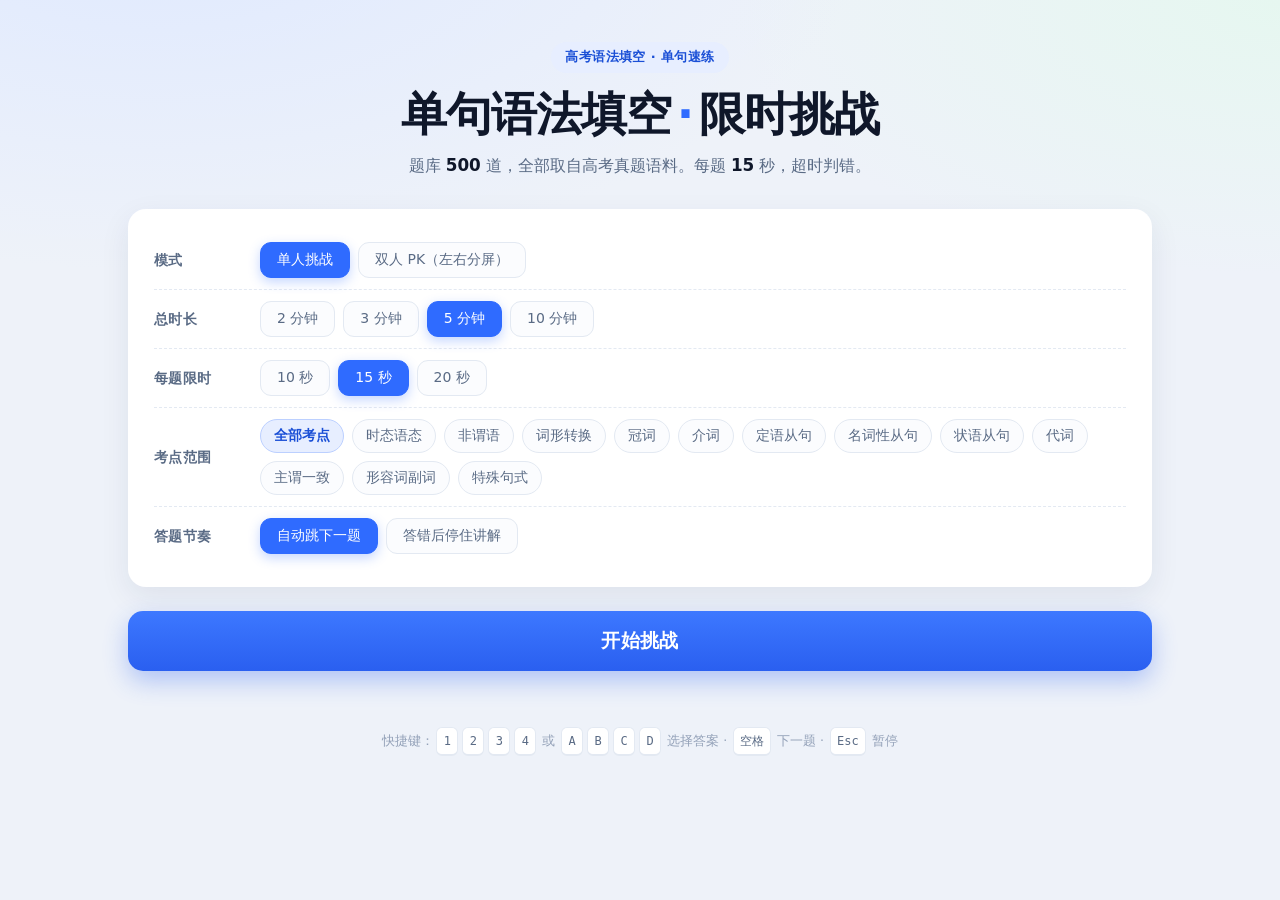
<file: grammar-quiz/index.html>
<!DOCTYPE html>
<html lang="zh-CN">
<head>
<meta charset="UTF-8">
<meta name="viewport" content="width=device-width, initial-scale=1, viewport-fit=cover">
<title>单句语法填空 · 5分钟挑战</title>
<link rel="stylesheet" href="style.css">
</head>
<body>

<!-- ============ 首页 ============ -->
<section class="screen active" id="screen-home">
  <div class="wrap">
    <header class="hero">
      <div class="badge">高考语法填空 · 单句速练</div>
      <h1>单句语法填空<span class="dot">·</span>限时挑战</h1>
      <p class="sub">题库 <b id="bankCount">0</b> 道，全部取自高考真题语料。每题 <b id="hintPer">15</b> 秒，超时判错。</p>
    </header>

    <div class="setup">
      <div class="setup-row">
        <div class="setup-label">模式</div>
        <div class="seg" id="segMode">
          <button data-v="solo" class="on">单人挑战</button>
          <button data-v="pk">双人 PK（左右分屏）</button>
        </div>
      </div>
      <div class="setup-row">
        <div class="setup-label">总时长</div>
        <div class="seg" id="segTotal">
          <button data-v="120">2 分钟</button>
          <button data-v="180">3 分钟</button>
          <button data-v="300" class="on">5 分钟</button>
          <button data-v="600">10 分钟</button>
        </div>
      </div>
      <div class="setup-row">
        <div class="setup-label">每题限时</div>
        <div class="seg" id="segPer">
          <button data-v="10">10 秒</button>
          <button data-v="15" class="on">15 秒</button>
          <button data-v="20">20 秒</button>
        </div>
      </div>
      <div class="setup-row">
        <div class="setup-label">考点范围</div>
        <div class="tags" id="tagPicker"></div>
      </div>
      <div class="setup-row">
        <div class="setup-label">答题节奏</div>
        <div class="seg" id="segAuto">
          <button data-v="1" class="on">自动跳下一题</button>
          <button data-v="0">答错后停住讲解</button>
        </div>
      </div>
    </div>

    <button class="btn-main" id="btnStart">开始挑战</button>

    <div class="best" id="bestBox"></div>

    <footer class="foot" id="footKeys">
      快捷键：<kbd>1</kbd><kbd>2</kbd><kbd>3</kbd><kbd>4</kbd> 或 <kbd>A</kbd><kbd>B</kbd><kbd>C</kbd><kbd>D</kbd> 选择答案 ·
      <kbd>空格</kbd> 下一题 · <kbd>Esc</kbd> 暂停
    </footer>
  </div>
</section>

<!-- ============ 答题页 ============ -->
<section class="screen" id="screen-quiz">
  <div class="topbar">
    <div class="clock" id="clock">05:00</div>
    <div class="stats">
      <span class="stat ok"><i></i><b id="statRight">0</b> 对</span>
      <span class="stat no"><i></i><b id="statWrong">0</b> 错</span>
      <span class="stat q">第 <b id="statIdx">1</b> 题</span>
    </div>
    <div class="topbtns">
      <button class="mini" id="btnPause">暂停</button>
      <button class="mini ghost" id="btnQuit">结束</button>
    </div>
  </div>

  <div class="progress-line"><i id="progFill"></i></div>

  <main class="qstage">
    <div class="qmeta">
      <span class="tagchip" id="qTag">—</span>
      <span class="srcchip" id="qSrc"></span>
      <div class="timer-ring" id="ring">
        <svg viewBox="0 0 44 44">
          <circle class="track" cx="22" cy="22" r="19"></circle>
          <circle class="bar" id="ringBar" cx="22" cy="22" r="19"></circle>
        </svg>
        <span id="ringNum">15</span>
      </div>
    </div>

    <div class="qtext" id="qText"></div>

    <div class="options" id="options"></div>

    <div class="feedback" id="feedback">
      <div class="fb-head"><span id="fbTitle"></span><span class="fb-next" id="fbNext">继续 →</span></div>
      <div class="fb-body" id="fbBody"></div>
    </div>
  </main>
</section>

<!-- ============ 结算页 ============ -->
<section class="screen" id="screen-result">
  <div class="wrap">
    <div class="score-card">
      <div class="score-big" id="rRate">0<span>%</span></div>
      <div class="score-line" id="rLine">答对 0 题</div>
      <div class="score-meta" id="rMeta"></div>
    </div>

    <div class="grid2">
      <div class="panel">
        <h3>考点掌握情况</h3>
        <div class="tagbars" id="rTags"></div>
      </div>
      <div class="panel">
        <h3>本次错题</h3>
        <div class="misslist" id="rMiss"></div>
      </div>
    </div>

    <div class="rowbtns">
      <button class="btn-main" id="btnAgain">再来一局</button>
      <button class="btn-ghost" id="btnRedoWrong">只练错题</button>
      <button class="btn-ghost" id="btnHome">返回首页</button>
    </div>
  </div>
</section>

<!-- ============ 双人 PK ============ -->
<section class="screen" id="screen-pk">
  <div class="pk-top">
    <button class="mini ghost" id="pkBack">退出</button>
    <div class="pk-clock" id="pkClock">03:00</div>
    <div class="pk-tools">
      <button class="mini" id="pkPause">暂停</button>
      <button class="mini ghost" id="pkEnd">结束</button>
    </div>
  </div>

  <div class="pk-arena">
    <div class="pk-side left">
      <div class="pk-head">
        <input class="pk-name" id="pkNameL" value="左同学" maxlength="8" spellcheck="false">
        <span class="pk-score" id="pkScoreL">0</span>
      </div>
      <div class="pk-timebar"><i id="pkBarL"></i></div>
      <div class="pk-body">
        <div class="pk-q" id="pkQL"></div>
        <div class="pk-opts" id="pkOptsL"></div>
        <div class="pk-msg" id="pkMsgL"></div>
      </div>
    </div>

    <div class="pk-vs">VS</div>

    <div class="pk-side right">
      <div class="pk-head">
        <input class="pk-name" id="pkNameR" value="右同学" maxlength="8" spellcheck="false">
        <span class="pk-score" id="pkScoreR">0</span>
      </div>
      <div class="pk-timebar"><i id="pkBarR"></i></div>
      <div class="pk-body">
        <div class="pk-q" id="pkQR"></div>
        <div class="pk-opts" id="pkOptsR"></div>
        <div class="pk-msg" id="pkMsgR"></div>
      </div>
    </div>
  </div>

  <div class="pk-keys">
    <span>左边键盘 <kbd>1</kbd><kbd>2</kbd><kbd>3</kbd><kbd>4</kbd>（或点左边选项）</span>
    <span>右边键盘 <kbd>7</kbd><kbd>8</kbd><kbd>9</kbd><kbd>0</kbd>（或点右边选项）</span>
  </div>
</section>

<!-- PK 结果 -->
<div class="pk-result" id="pkResult">
  <div class="pkr-box">
    <h2 id="pkrTitle">左同学 胜！</h2>
    <div class="pkr-cols">
      <div class="pkr-col left">
        <div class="pkr-name" id="pkrNameL">左同学</div>
        <div class="pkr-score" id="pkrScoreL">0</div>
        <div class="pkr-meta" id="pkrMetaL"></div>
      </div>
      <div class="pkr-mid">VS</div>
      <div class="pkr-col right">
        <div class="pkr-name" id="pkrNameR">右同学</div>
        <div class="pkr-score" id="pkrScoreR">0</div>
        <div class="pkr-meta" id="pkrMetaR"></div>
      </div>
    </div>
    <div class="pkr-btns">
      <button class="btn-main" id="pkAgain">再战一局</button>
      <button class="btn-ghost" id="pkHome">返回首页</button>
    </div>
  </div>
</div>

<!-- 3-2-1 开场 -->
<div class="pk-ready" id="pkReady"><span id="pkReadyNum">3</span></div>

<!-- 暂停遮罩 -->
<div class="pause-mask" id="pauseMask">
  <div class="pause-box">
    <h2>已暂停</h2>
    <p>计时已冻结，准备好后继续。</p>
    <button class="btn-main" id="btnResume">继续答题</button>
  </div>
</div>

<script src="data/q1.js"></script>
<script src="data/q2.js"></script>
<script src="data/q3.js"></script>
<script src="data/q4.js"></script>
<script src="data/q5.js"></script>
<script src="data/q6.js"></script>
<script src="data/q7.js"></script>
<script src="pk.js"></script>
<script src="app.js"></script>
</body>
</html>
</file>
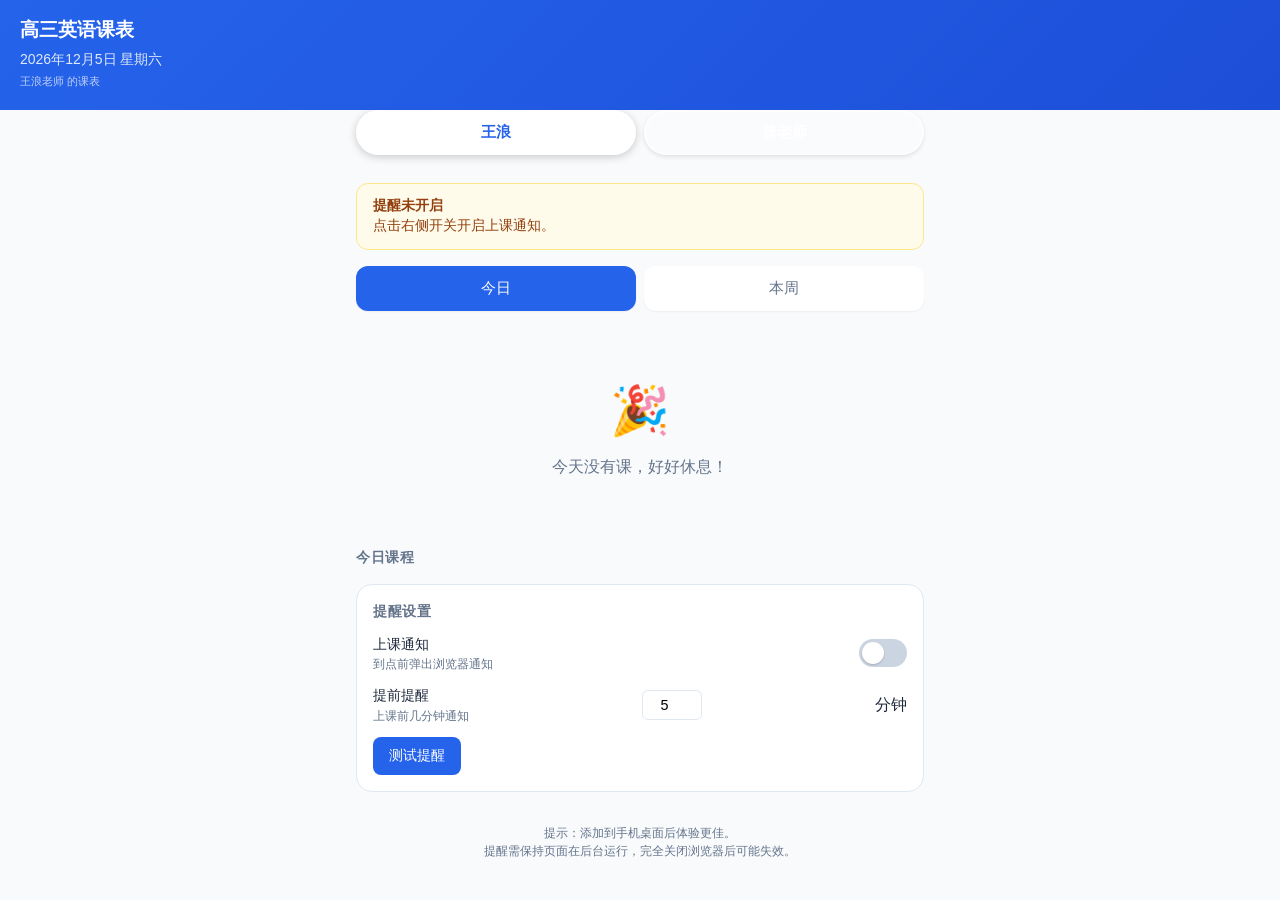
<file: schedule/index.html>
<!DOCTYPE html>
<html lang="zh-CN">
<head>
  <meta charset="UTF-8">
  <meta name="viewport" content="width=device-width, initial-scale=1.0, maximum-scale=1.0, user-scalable=no">
  <meta name="theme-color" content="#2563eb">
  <meta name="apple-mobile-web-app-capable" content="yes">
  <meta name="apple-mobile-web-app-status-bar-style" content="default">
  <meta name="apple-mobile-web-app-title" content="高三课表">
  <title>高三英语课表</title>
  <link rel="manifest" href="manifest.json">
  <link rel="apple-touch-icon" href="icon-192.png">
  <style>
    * { box-sizing: border-box; margin: 0; padding: 0; }
    :root {
      --primary: #2563eb;
      --primary-light: #dbeafe;
      --accent: #f59e0b;
      --bg: #f8fafc;
      --card: #ffffff;
      --text: #1e293b;
      --muted: #64748b;
      --border: #e2e8f0;
      --success: #10b981;
      --danger: #ef4444;
    }
    body {
      font-family: -apple-system, BlinkMacSystemFont, 'Segoe UI', 'PingFang SC', 'Microsoft YaHei', sans-serif;
      background: var(--bg);
      color: var(--text);
      line-height: 1.5;
      -webkit-tap-highlight-color: transparent;
    }
    header {
      background: linear-gradient(135deg, var(--primary), #1d4ed8);
      color: #fff;
      padding: 1rem 1.25rem 1.25rem;
      position: sticky;
      top: 0;
      z-index: 10;
    }
    header h1 { font-size: 1.2rem; font-weight: 600; }
    header .date { opacity: 0.85; font-size: 0.875rem; margin-top: 0.25rem; }

    /* 教师选择器 */
    .teacher-selector {
      display: flex;
      gap: 0.5rem;
      padding: 0 1rem 0.75rem;
      max-width: 600px;
      margin: 0 auto;
    }
    .teacher-btn {
      flex: 1;
      padding: 0.625rem 0.75rem;
      border: 2px solid rgba(255,255,255,0.6);
      border-radius: 9999px;
      background: rgba(255,255,255,0.25);
      color: #fff;
      font-size: 0.95rem;
      font-weight: 600;
      cursor: pointer;
      transition: all 0.2s;
      text-align: center;
      white-space: nowrap;
      box-shadow: 0 2px 4px rgba(0,0,0,0.1);
    }
    .teacher-btn.active {
      background: #fff;
      color: var(--primary);
      border-color: #fff;
      font-weight: 700;
      box-shadow: 0 2px 8px rgba(0,0,0,0.2);
    }

    .container { padding: 1rem; max-width: 600px; margin: 0 auto; }
    .tabs {
      display: flex;
      gap: 0.5rem;
      margin-bottom: 1rem;
    }
    .tab {
      flex: 1;
      padding: 0.75rem;
      border: none;
      border-radius: 0.75rem;
      background: var(--card);
      color: var(--muted);
      font-size: 0.95rem;
      font-weight: 500;
      box-shadow: 0 1px 2px rgba(0,0,0,0.05);
      transition: all 0.2s;
    }
    .tab.active { background: var(--primary); color: #fff; }
    .view { display: none; }
    .view.active { display: block; }

    .card {
      background: var(--card);
      border-radius: 1rem;
      padding: 1rem;
      margin-bottom: 0.75rem;
      box-shadow: 0 1px 3px rgba(0,0,0,0.05);
      border: 1px solid var(--border);
    }
    .card.current {
      border-color: var(--primary);
      background: var(--primary-light);
    }
    .card.next {
      border-color: var(--accent);
      background: #fffbeb;
    }
    .card-row {
      display: flex;
      justify-content: space-between;
      align-items: center;
      gap: 0.75rem;
    }
    .class-name { font-size: 1.125rem; font-weight: 600; }
    .class-subject { color: var(--muted); font-size: 0.875rem; }
    .time-badge {
      background: var(--primary);
      color: #fff;
      padding: 0.25rem 0.625rem;
      border-radius: 9999px;
      font-size: 0.75rem;
      white-space: nowrap;
    }
    .status-text { font-size: 0.75rem; margin-top: 0.5rem; font-weight: 500; }
    .status-text.current { color: var(--primary); }
    .status-text.next { color: var(--accent); }
    .empty-state {
      text-align: center;
      padding: 3rem 1rem;
      color: var(--muted);
    }
    .empty-state .emoji { font-size: 3rem; margin-bottom: 0.5rem; }

    .section-title {
      font-size: 0.875rem;
      font-weight: 600;
      color: var(--muted);
      margin: 1.25rem 0 0.75rem;
      text-transform: uppercase;
      letter-spacing: 0.05em;
    }

    .day-card { margin-bottom: 1rem; }
    .day-header {
      display: flex;
      justify-content: space-between;
      align-items: center;
      padding: 0.75rem 1rem;
      background: var(--primary);
      color: #fff;
      border-radius: 0.75rem 0.75rem 0 0;
      font-weight: 600;
    }
    .day-content {
      background: var(--card);
      border-radius: 0 0 0.75rem 0.75rem;
      overflow: hidden;
      border: 1px solid var(--border);
      border-top: none;
    }
    .lesson-row {
      display: flex;
      justify-content: space-between;
      align-items: center;
      padding: 0.75rem 1rem;
      border-bottom: 1px solid var(--border);
    }
    .lesson-row:last-child { border-bottom: none; }
    .lesson-time { font-size: 0.8rem; color: var(--muted); min-width: 100px; }
    .lesson-info { flex: 1; text-align: right; }
    .lesson-class { font-weight: 600; }
    .today-tag {
      background: var(--accent);
      color: #fff;
      font-size: 0.65rem;
      padding: 0.125rem 0.375rem;
      border-radius: 999px;
      margin-left: 0.5rem;
      vertical-align: middle;
    }

    .settings {
      background: var(--card);
      border-radius: 1rem;
      padding: 1rem;
      border: 1px solid var(--border);
      margin-top: 1rem;
    }
    .setting-row {
      display: flex;
      justify-content: space-between;
      align-items: center;
      margin-bottom: 0.75rem;
    }
    .setting-row:last-child { margin-bottom: 0; }
    .setting-label { font-size: 0.9rem; }
    .setting-desc { font-size: 0.75rem; color: var(--muted); }
    .btn {
      background: var(--primary);
      color: #fff;
      border: none;
      padding: 0.625rem 1rem;
      border-radius: 0.5rem;
      font-size: 0.875rem;
      cursor: pointer;
      transition: opacity 0.2s;
    }
    .btn:active { opacity: 0.85; }
    .btn.secondary { background: var(--border); color: var(--text); }
    .btn.success { background: var(--success); }
    .btn:disabled { opacity: 0.5; cursor: not-allowed; }
    input[type="number"] {
      width: 60px;
      padding: 0.375rem;
      border: 1px solid var(--border);
      border-radius: 0.375rem;
      text-align: center;
      font-size: 0.9rem;
    }
    .switch {
      position: relative;
      display: inline-block;
      width: 48px;
      height: 28px;
    }
    .switch input { opacity: 0; width: 0; height: 0; }
    .slider {
      position: absolute;
      cursor: pointer;
      top: 0; left: 0; right: 0; bottom: 0;
      background: #cbd5e1;
      border-radius: 28px;
      transition: 0.2s;
    }
    .slider:before {
      position: absolute;
      content: "";
      height: 22px;
      width: 22px;
      left: 3px;
      bottom: 3px;
      background: #fff;
      border-radius: 50%;
      transition: 0.2s;
      box-shadow: 0 1px 2px rgba(0,0,0,0.2);
    }
    input:checked + .slider { background: var(--primary); }
    input:checked + .slider:before { transform: translateX(20px); }

    .notice-bar {
      background: #fffbeb;
      border: 1px solid #fde68a;
      color: #92400e;
      padding: 0.75rem 1rem;
      border-radius: 0.75rem;
      margin-bottom: 1rem;
      font-size: 0.85rem;
      display: none;
    }
    .notice-bar.show { display: block; }

    .footer-note {
      text-align: center;
      font-size: 0.75rem;
      color: var(--muted);
      margin: 2rem 0 1rem;
      padding: 0 1rem;
    }

    /* 当前选中教师名显示 */
    .teacher-label {
      font-size: 0.7rem;
      opacity: 0.7;
      margin-top: 0.2rem;
    }
  </style>
</head>
<body>
  <header>
    <h1>高三英语课表</h1>
    <div class="date" id="current-date">加载中...</div>
    <div class="teacher-label" id="teacher-label"></div>
  </header>

  <div class="teacher-selector" id="teacher-selector"></div>

  <div class="container">
    <div class="notice-bar" id="notice-bar">
      <strong>提醒未开启</strong><br>
      <span id="notice-text">点击设置里的按钮开启上课通知。</span>
    </div>

    <div class="tabs">
      <button class="tab active" data-view="today">今日</button>
      <button class="tab" data-view="week">本周</button>
    </div>

    <div class="view active" id="view-today">
      <div id="current-class"></div>
      <div class="section-title">今日课程</div>
      <div id="today-list"></div>

      <div class="settings">
        <div class="section-title" style="margin-top:0">提醒设置</div>
        <div class="setting-row">
          <div>
            <div class="setting-label">上课通知</div>
            <div class="setting-desc">到点前弹出浏览器通知</div>
          </div>
          <label class="switch">
            <input type="checkbox" id="notify-toggle">
            <span class="slider"></span>
          </label>
        </div>
        <div class="setting-row">
          <div>
            <div class="setting-label">提前提醒</div>
            <div class="setting-desc">上课前几分钟通知</div>
          </div>
          <input type="number" id="advance-min" min="1" max="60" value="5"> 分钟
        </div>
        <div class="setting-row" style="margin-top:0.75rem">
          <button class="btn" id="test-notify">测试提醒</button>
        </div>
      </div>
    </div>

    <div class="view" id="view-week">
      <div id="week-list"></div>
    </div>

    <div class="footer-note">
      提示：添加到手机桌面后体验更佳。<br>
      提醒需保持页面在后台运行，完全关闭浏览器后可能失效。
    </div>
  </div>

  <script>
    // ========== 多教师课表数据 ==========
    const teachers = {
      wanglang: {
        name: '王浪老师',
        shortName: '王浪',
        schedule: [
          { day: 1, slot: '早自习', start: '07:00', end: '07:30', class: '高三-18班', subject: '英语' },
          { day: 2, slot: '早自习', start: '07:00', end: '07:30', class: '高三-1班', subject: '英语' },
          { day: 4, slot: '早自习', start: '07:00', end: '07:30', class: '高三-1班', subject: '英语' },
          { day: 5, slot: '早自习', start: '07:00', end: '07:30', class: '高三-18班', subject: '英语' },

          { day: 1, slot: '第1节', start: '07:50', end: '08:30', class: '高三-1班', subject: '英语' },
          { day: 2, slot: '第1节', start: '07:50', end: '08:30', class: '高三-1班', subject: '英语' },
          { day: 5, slot: '第1节', start: '07:50', end: '08:30', class: '高三-18班', subject: '英语' },
          { day: 0, slot: '第1节', start: '07:50', end: '08:30', class: '高三-1班', subject: '英语' },

          { day: 3, slot: '第2节', start: '08:40', end: '09:20', class: '高三-1班', subject: '英语' },
          { day: 5, slot: '第2节', start: '08:40', end: '09:20', class: '高三-1班', subject: '英语' },
          { day: 0, slot: '第2节', start: '08:40', end: '09:20', class: '高三-1班', subject: '英语' },

          { day: 2, slot: '第3节', start: '09:30', end: '10:10', class: '高三-18班', subject: '英语' },
          { day: 3, slot: '第3节', start: '09:30', end: '10:10', class: '高三-1班', subject: '英语' },
          { day: 4, slot: '第3节', start: '09:30', end: '10:10', class: '高三-1班', subject: '英语' },
          { day: 0, slot: '第3节', start: '09:30', end: '10:10', class: '高三-18班', subject: '英语' },

          { day: 2, slot: '第4节', start: '10:20', end: '11:00', class: '高三-18班', subject: '英语' },
          { day: 3, slot: '第4节', start: '10:20', end: '11:00', class: '高三-18班', subject: '英语' },
          { day: 4, slot: '第4节', start: '10:20', end: '11:00', class: '高三-18班', subject: '英语' },
          { day: 0, slot: '第4节', start: '10:20', end: '11:00', class: '高三-18班', subject: '英语' },

          { day: 4, slot: '第5节', start: '11:10', end: '11:50', class: '高三-18班', subject: '英语' },
          { day: 0, slot: '第5节', start: '11:10', end: '11:50', class: '高三-18班', subject: '英语' },

          { day: 2, slot: '限时训练', start: '12:30', end: '13:10', class: '高三-1班', subject: '英语' },
          { day: 4, slot: '限时训练', start: '12:30', end: '13:10', class: '高三-1班', subject: '英语' },

          { day: 4, slot: '第6节', start: '14:00', end: '14:40', class: '高三-1班', subject: '英语' },
          { day: 0, slot: '第6节', start: '14:00', end: '14:40', class: '高三-1班', subject: '英语' },

          { day: 1, slot: '第9节', start: '16:45', end: '17:25', class: '高三-18班', subject: '英语' },

          { day: 2, slot: '晚自习1', start: '19:00', end: '20:10', class: '高三-18班', subject: '英语' },
          { day: 5, slot: '晚自习1', start: '19:00', end: '20:10', class: '高三-1班', subject: '英语' },

          { day: 2, slot: '晚自习2', start: '20:20', end: '22:00', class: '高三-1班', subject: '英语' },
          { day: 5, slot: '晚自习2', start: '20:20', end: '22:00', class: '高三-18班', subject: '英语' }
        ]
      },
      zengshuqiong: {
        name: '曾淑琼老师',
        shortName: '曾老师',
        schedule: [
          // 周一 (day=1)
          { day: 1, slot: '早自习', start: '07:00', end: '07:30', class: '高三-15班', subject: '英语' },
          { day: 1, slot: '第2节', start: '08:40', end: '09:20', class: '高三-12班', subject: '英语' },
          { day: 1, slot: '第3节', start: '09:30', end: '10:10', class: '高三-15班', subject: '英语' },

          // 周二 (day=2)
          { day: 2, slot: '早自习', start: '07:00', end: '07:30', class: '高三-12班', subject: '英语' },
          { day: 2, slot: '第1节', start: '07:50', end: '08:30', class: '高三-15班', subject: '英语' },
          { day: 2, slot: '第2节', start: '08:40', end: '09:20', class: '高三-15班', subject: '英语' },
          { day: 2, slot: '第8节', start: '15:55', end: '16:35', class: '高三-12班', subject: '英语' },
          { day: 2, slot: '第9节', start: '16:45', end: '17:25', class: '高三-12班', subject: '英语' },
          { day: 2, slot: '晚自习1', start: '19:00', end: '20:10', class: '高三-15班', subject: '英语' },
          { day: 2, slot: '晚自习2', start: '20:20', end: '22:00', class: '高三-12班', subject: '英语' },

          // 周三 (day=3)
          { day: 3, slot: '早自习', start: '07:00', end: '07:30', class: '高三-15班', subject: '英语' },
          { day: 3, slot: '第1节', start: '07:50', end: '08:30', class: '高三-12班', subject: '英语' },
          { day: 3, slot: '第2节', start: '08:40', end: '09:20', class: '高三-15班', subject: '英语' },
          { day: 3, slot: '第3节', start: '09:30', end: '10:10', class: '高三-15班', subject: '英语' },
          { day: 3, slot: '第5节', start: '11:10', end: '11:50', class: '高三-12班', subject: '英语' },

          // 周四 (day=4)
          { day: 4, slot: '早自习', start: '07:00', end: '07:30', class: '高三-12班', subject: '英语' },
          { day: 4, slot: '第1节', start: '07:50', end: '08:30', class: '高三-15班', subject: '英语' },
          { day: 4, slot: '第3节', start: '09:30', end: '10:10', class: '高三-12班', subject: '英语' },
          { day: 4, slot: '限时训练', start: '12:30', end: '13:10', class: '高三-15班', subject: '英语' },
          { day: 4, slot: '第7节', start: '15:05', end: '15:45', class: '高三-15班', subject: '英语' },
          { day: 4, slot: '第8节', start: '15:55', end: '16:35', class: '高三-12班', subject: '英语' },

          // 周五 (day=5)
          { day: 5, slot: '第2节', start: '08:40', end: '09:20', class: '高三-12班', subject: '英语' },
          { day: 5, slot: '第9节', start: '16:45', end: '17:25', class: '高三-15班', subject: '英语' },
          { day: 5, slot: '晚自习1', start: '19:00', end: '20:10', class: '高三-12班', subject: '英语' },
          { day: 5, slot: '晚自习2', start: '20:20', end: '22:00', class: '高三-15班', subject: '英语' },

          // 周日 (day=0)
          { day: 0, slot: '第1节', start: '07:50', end: '08:30', class: '高三-15班', subject: '英语' },
          { day: 0, slot: '第2节', start: '08:40', end: '09:20', class: '高三-15班', subject: '英语' },
          { day: 0, slot: '第6节', start: '14:00', end: '14:40', class: '高三-15班', subject: '英语' },
          { day: 0, slot: '第7节', start: '15:05', end: '15:45', class: '高三-12班', subject: '英语' },
          { day: 0, slot: '第8节', start: '15:55', end: '16:35', class: '高三-12班', subject: '英语' },
          { day: 0, slot: '第9节', start: '16:45', end: '17:25', class: '高三-12班', subject: '英语' }
        ]
      }
    };

    const teacherOrder = ['wanglang', 'zengshuqiong'];

    const fullDayNames = ['星期日', '星期一', '星期二', '星期三', '星期四', '星期五', '星期六'];

    // 当前选中的教师
    let currentTeacher = localStorage.getItem('selectedTeacher') || 'wanglang';

    // 状态（按教师分别存储）
    function getState() {
      const prefix = currentTeacher + '_';
      return {
        notifyEnabled: localStorage.getItem(prefix + 'notifyEnabled') === 'true',
        advanceMin: parseInt(localStorage.getItem(prefix + 'advanceMin') || '5', 10),
        notifiedKeys: JSON.parse(localStorage.getItem(prefix + 'notifiedKeys') || '{}')
      };
    }
    let state = getState();

    function saveState(key, val) {
      const prefix = currentTeacher + '_';
      localStorage.setItem(prefix + key, val);
      state[key] = val;
    }

    function getSchedule() {
      return teachers[currentTeacher].schedule;
    }

    function today() { return new Date(); }

    function parseDate(timeStr) {
      const now = today();
      const [h, m] = timeStr.split(':').map(Number);
      return new Date(now.getFullYear(), now.getMonth(), now.getDate(), h, m, 0);
    }

    function getDayLessons(dayIndex) {
      return getSchedule().filter(l => l.day === dayIndex).sort((a, b) => a.start.localeCompare(b.start));
    }

    function isCurrent(lesson) {
      const now = today();
      return now >= parseDate(lesson.start) && now <= parseDate(lesson.end);
    }

    function isNext(lesson, lessons) {
      const now = today();
      const current = lessons.find(isCurrent);
      if (current) return false;
      const upcoming = lessons.filter(l => parseDate(l.start) > now);
      return upcoming.length > 0 && upcoming[0] === lesson;
    }

    // ========== 渲染教师选择器 ==========
    function renderTeacherSelector() {
      const container = document.getElementById('teacher-selector');
      container.innerHTML = '';
      teacherOrder.forEach(key => {
        const btn = document.createElement('button');
        btn.className = 'teacher-btn' + (key === currentTeacher ? ' active' : '');
        btn.textContent = teachers[key].shortName;
        btn.addEventListener('click', () => selectTeacher(key));
        container.appendChild(btn);
      });
      document.getElementById('teacher-label').textContent = teachers[currentTeacher].name + ' 的课表';
    }

    function selectTeacher(key) {
      if (key === currentTeacher) return;
      currentTeacher = key;
      localStorage.setItem('selectedTeacher', key);
      state = getState();
      renderTeacherSelector();
      updateNotice();
      document.getElementById('advance-min').value = state.advanceMin;
      renderWeek();
      tick();
    }

    function renderHeader() {
      const now = today();
      document.getElementById('current-date').textContent =
        `${now.getFullYear()}年${now.getMonth() + 1}月${now.getDate()}日 ${fullDayNames[now.getDay()]}`;
    }

    function renderToday() {
      const now = today();
      const dayIndex = now.getDay();
      const lessons = getDayLessons(dayIndex);
      const currentClass = document.getElementById('current-class');
      const list = document.getElementById('today-list');
      list.innerHTML = '';

      if (lessons.length === 0) {
        currentClass.innerHTML = `
          <div class="empty-state">
            <div class="emoji">&#127881;</div>
            <div>今天没有课，好好休息！</div>
          </div>`;
        return;
      }

      const current = lessons.find(isCurrent);
      const next = lessons.find(l => isNext(l, lessons));

      if (current) {
        currentClass.innerHTML = `
          <div class="card current">
            <div class="card-row">
              <div>
                <div class="class-name">${current.class}</div>
                <div class="class-subject">${current.subject} &middot; ${current.slot}</div>
              </div>
              <span class="time-badge">${current.start}-${current.end}</span>
            </div>
            <div class="status-text current">正在上课</div>
          </div>
          <div class="section-title">当前课程</div>`;
      } else if (next) {
        const diffMin = Math.round((parseDate(next.start) - now) / 60000);
        currentClass.innerHTML = `
          <div class="card next">
            <div class="card-row">
              <div>
                <div class="class-name">${next.class}</div>
                <div class="class-subject">${next.subject} &middot; ${next.slot}</div>
              </div>
              <span class="time-badge">${next.start}-${next.end}</span>
            </div>
            <div class="status-text next">下一节：${diffMin > 0 ? `还有 ${diffMin} 分钟` : '即将开始'}</div>
          </div>
          <div class="section-title">下一节课</div>`;
      } else {
        const last = lessons[lessons.length - 1];
        if (now > parseDate(last.end)) {
          currentClass.innerHTML = `
            <div class="empty-state">
              <div class="emoji">&#127867;</div>
              <div>今天的课已全部结束</div>
            </div>`;
        }
      }

      lessons.forEach(l => {
        const card = document.createElement('div');
        card.className = 'card';
        if (isCurrent(l)) card.classList.add('current');
        else if (isNext(l, lessons)) card.classList.add('next');
        card.innerHTML = `
          <div class="card-row">
            <div>
              <div class="class-name">${l.class}</div>
              <div class="class-subject">${l.subject} &middot; ${l.slot}</div>
            </div>
            <span class="time-badge">${l.start}-${l.end}</span>
          </div>`;
        list.appendChild(card);
      });
    }

    function renderWeek() {
      const list = document.getElementById('week-list');
      list.innerHTML = '';
      const todayIndex = today().getDay();
      const order = [1, 2, 3, 4, 5, 6, 0];

      order.forEach(dayIndex => {
        const lessons = getDayLessons(dayIndex);
        const isToday = dayIndex === todayIndex;
        const dayCard = document.createElement('div');
        dayCard.className = 'day-card';
        dayCard.innerHTML = `
          <div class="day-header">
            <span>${fullDayNames[dayIndex]}${isToday ? '<span class="today-tag">今天</span>' : ''}</span>
            <span>${lessons.length} 节</span>
          </div>
          <div class="day-content">
            ${lessons.length === 0 ? '<div class="lesson-row"><div class="lesson-time">-</div><div class="lesson-info"><span class="lesson-class">无课</span></div></div>' : ''}
            ${lessons.map(l => `
              <div class="lesson-row">
                <div class="lesson-time">${l.slot}<br>${l.start}-${l.end}</div>
                <div class="lesson-info">
                  <div class="lesson-class">${l.class}</div>
                  <div class="class-subject">${l.subject}</div>
                </div>
              </div>`).join('')}
          </div>`;
        list.appendChild(dayCard);
      });
    }

    function checkAndNotify() {
      if (!state.notifyEnabled || !('Notification' in window)) return;
      if (Notification.permission !== 'granted') return;

      const now = today();
      const dayIndex = now.getDay();
      const lessons = getDayLessons(dayIndex);
      const advanceMs = state.advanceMin * 60 * 1000;
      const todayKey = `${now.getFullYear()}-${now.getMonth()+1}-${now.getDate()}`;

      if (state.notifiedKeys.date !== todayKey) {
        state.notifiedKeys = { date: todayKey };
      }

      lessons.forEach(l => {
        const start = parseDate(l.start);
        const diff = start - now;
        const key = l.slot + '-' + l.start;

        if (diff > 0 && diff <= advanceMs && !state.notifiedKeys['before-' + key]) {
          new Notification('上课提醒 - ' + teachers[currentTeacher].shortName, {
            body: l.start + ' 要上 ' + l.class + ' ' + l.subject + '（' + l.slot + '），准备一下。',
            icon: 'icon-192.png',
            badge: 'icon-192.png',
            tag: currentTeacher + '-before-' + key
          });
          state.notifiedKeys['before-' + key] = true;
        }

        if (diff <= 0 && diff > -60000 && !state.notifiedKeys['start-' + key]) {
          new Notification('上课时间到 - ' + teachers[currentTeacher].shortName, {
            body: l.class + ' ' + l.subject + '（' + l.slot + '）现在开始上课。',
            icon: 'icon-192.png',
            badge: 'icon-192.png',
            tag: currentTeacher + '-start-' + key
          });
          state.notifiedKeys['start-' + key] = true;
        }
      });

      localStorage.setItem(currentTeacher + '_notifiedKeys', JSON.stringify(state.notifiedKeys));
    }

    async function requestNotificationPermission() {
      if (!('Notification' in window)) { alert('你的浏览器不支持通知功能'); return false; }
      return (await Notification.requestPermission()) === 'granted';
    }

    function updateNotice() {
      const bar = document.getElementById('notice-bar');
      const text = document.getElementById('notice-text');
      const toggle = document.getElementById('notify-toggle');
      toggle.checked = state.notifyEnabled;
      bar.classList.remove('show');
      if (!state.notifyEnabled) {
        bar.classList.add('show');
        text.textContent = '点击右侧开关开启上课通知。';
      } else if (Notification.permission === 'denied') {
        bar.classList.add('show');
        text.textContent = '通知权限被拒绝，请在浏览器设置中允许通知。';
      } else if (Notification.permission !== 'granted') {
        bar.classList.add('show');
        text.textContent = '需要通知权限才能提醒上课。';
      }
    }

    document.getElementById('notify-toggle').addEventListener('change', async e => {
      state.notifyEnabled = e.target.checked;
      saveState('notifyEnabled', state.notifyEnabled ? 'true' : 'false');
      if (state.notifyEnabled) {
        const granted = await requestNotificationPermission();
        if (!granted) {
          state.notifyEnabled = false;
          saveState('notifyEnabled', 'false');
          e.target.checked = false;
        }
      }
      updateNotice();
    });

    document.getElementById('advance-min').addEventListener('change', e => {
      const val = parseInt(e.target.value, 10);
      state.advanceMin = isNaN(val) || val < 1 ? 5 : val;
      saveState('advanceMin', String(state.advanceMin));
      e.target.value = state.advanceMin;
    });

    document.getElementById('test-notify').addEventListener('click', async () => {
      if (!('Notification' in window)) { alert('浏览器不支持通知'); return; }
      const perm = await Notification.requestPermission();
      if (perm !== 'granted') { alert('请允许通知权限'); return; }
      new Notification('测试提醒 - ' + teachers[currentTeacher].shortName, {
        body: '这是一条测试通知，上课提醒会像这样弹出。',
        icon: 'icon-192.png'
      });
    });

    document.querySelectorAll('.tab').forEach(tab => {
      tab.addEventListener('click', () => {
        document.querySelectorAll('.tab').forEach(t => t.classList.remove('active'));
        document.querySelectorAll('.view').forEach(v => v.classList.remove('active'));
        tab.classList.add('active');
        document.getElementById('view-' + tab.dataset.view).classList.add('active');
      });
    });

    function tick() {
      renderHeader();
      renderToday();
      checkAndNotify();
    }

    // 初始化
    renderTeacherSelector();
    document.getElementById('advance-min').value = state.advanceMin;
    updateNotice();
    renderWeek();
    tick();
    setInterval(tick, 30000);

    if ('serviceWorker' in navigator) {
      navigator.serviceWorker.register('service-worker.js').catch(err => console.error('SW 注册失败', err));
    }
  </script>
</body>
</html>
</file>
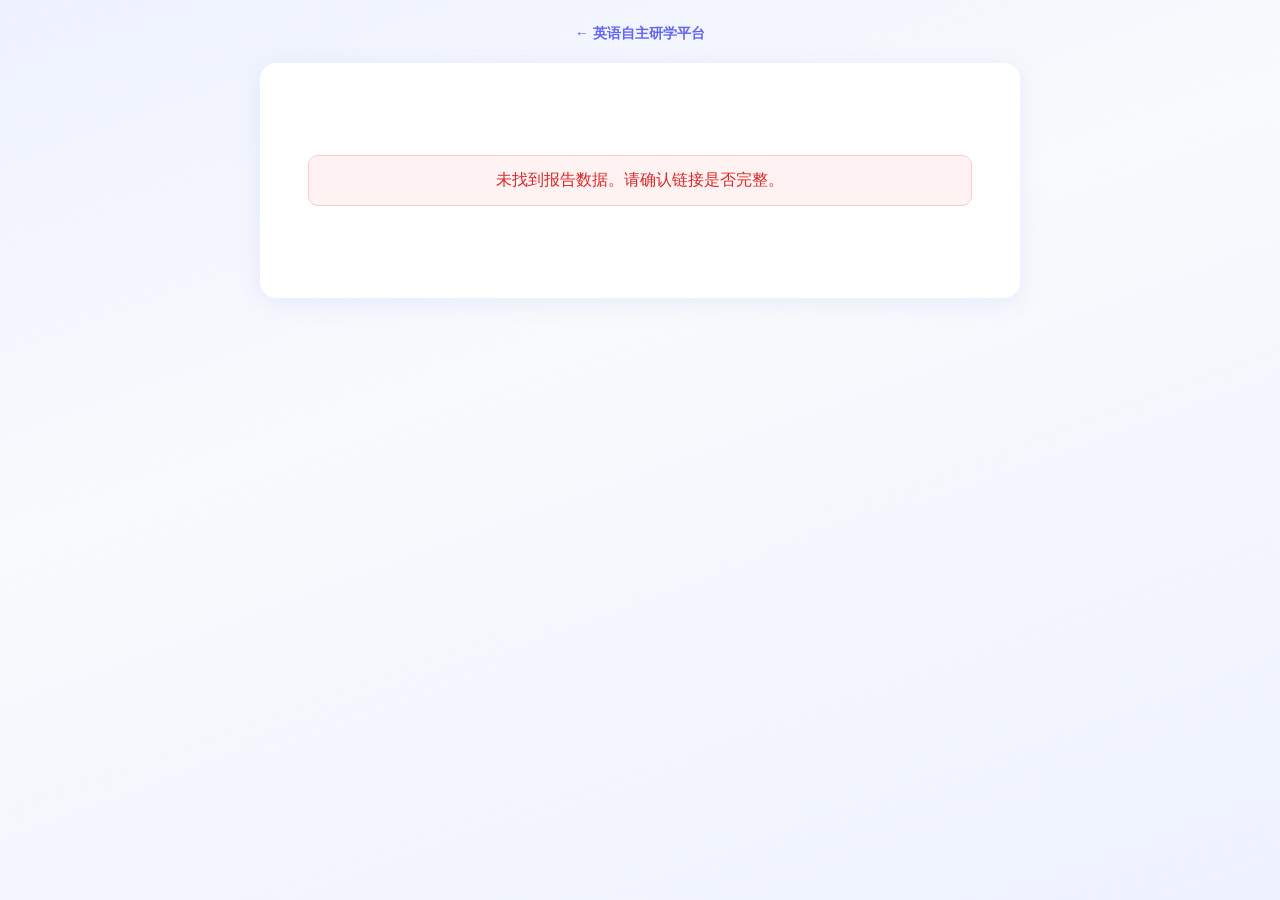
<file: share.html>
<!DOCTYPE html>
<html lang="zh-CN">
<head>
<meta charset="UTF-8">
<meta name="viewport" content="width=device-width, initial-scale=1.0">
<title>英语作文智能批改报告</title>
<style>
* { margin:0; padding:0; box-sizing:border-box; }
body {
  font-family: -apple-system, BlinkMacSystemFont, "Segoe UI", "PingFang SC", "Microsoft YaHei", sans-serif;
  background: linear-gradient(160deg, #eef2ff 0%, #f8fafc 40%, #eef2ff 100%);
  min-height: 100vh; color: #1e293b; padding: 24px 12px 60px;
}
.wrap { max-width: 760px; margin: 0 auto; }
.brand { text-align:center; margin-bottom: 20px; }
.brand a { color:#6366f1; text-decoration:none; font-weight:600; font-size:.9rem; }
.card {
  background:#fff; border-radius:16px; box-shadow:0 4px 24px rgba(99,102,241,.10);
  padding: 32px 28px; overflow:hidden;
}
@media (max-width:600px){ .card{ padding:22px 16px; } body{ padding:14px 8px 40px; } }
.loading { text-align:center; padding:60px 20px; color:#64748b; }
.loading .spin { font-size:2.4rem; animation:spin 1.2s linear infinite; display:inline-block; margin-bottom:14px; }
@keyframes spin{ to{ transform:rotate(360deg);} }
.err { color:#dc2626; background:#fef2f2; border:1px solid #fecaca; padding:14px 18px; border-radius:10px; }

.rep-head h1 { font-size:1.5rem; color:#1e293b; text-align:center; }
.rep-meta { text-align:center; color:#64748b; font-size:.88rem; margin-top:8px; padding-bottom:14px; border-bottom:2px solid #6366f1; }
.rep-prompt { background:#f8fafc; border-left:3px solid #c7d2fe; padding:12px 16px; border-radius:0 10px 10px 0; font-size:.85rem; color:#475569; margin:16px 0; line-height:1.6; }
.rep-total { text-align:center; margin: 18px 0 8px; }
.rep-total-num { font-size:3.4rem; font-weight:800; }
.rep-total-max { font-size:1.2rem; color:#94a3b8; margin-left:4px; }
.rep-level { display:inline-block; margin-left:14px; padding:4px 14px; border:1.5px solid; border-radius:20px; font-size:.9rem; font-weight:600; vertical-align:14px; }
.rep-dims { margin:20px 0; }
.rep-dim { margin-bottom:14px; }
.rep-dim-h { display:flex; justify-content:space-between; font-size:.92rem; font-weight:600; color:#334155; margin-bottom:5px; }
.rep-bar { height:8px; background:#eef2f7; border-radius:4px; overflow:hidden; }
.rep-bar-fill { height:100%; border-radius:4px; transition:width .6s ease; }
.rep-dim-c { font-size:.82rem; color:#64748b; margin-top:4px; line-height:1.5; }
.rep-section { margin-top:22px; }
.rep-section h3 { font-size:1.02rem; color:#1e293b; margin-bottom:10px; padding-left:10px; border-left:4px solid #6366f1; }
.rep-section p, .rep-section li { font-size:.92rem; color:#334155; line-height:1.7; }
.rep-section ul, .rep-section ol { padding-left:22px; }
.rep-section li { margin-bottom:6px; }
.rep-corr { background:#f8fafc; border:1px solid #e2e8f0; border-radius:10px; padding:12px 16px; margin-bottom:10px; }
.rep-tag { display:inline-block; background:#eef2ff; color:#6366f1; font-size:.75rem; font-weight:600; padding:2px 10px; border-radius:10px; margin-bottom:8px; }
.rep-corr-line { font-size:.9rem; line-height:1.6; }
.rep-corr-line b { font-size:.78rem; padding:1px 8px; border-radius:6px; margin-right:8px; }
.rep-corr-line.bad b { background:#fef2f2; color:#dc2626; }
.rep-corr-line.good b { background:#ecfdf5; color:#059669; }
.rep-corr-exp { font-size:.82rem; color:#64748b; margin-top:6px; }
.rep-essay { background:#f8fafc; border-radius:10px; padding:16px 20px; }
.rep-essay-p { font-family: Georgia, "Times New Roman", serif; font-size:.98rem; line-height:1.9; color:#1e293b; margin-bottom:8px; }
.rep-footer { text-align:center; color:#94a3b8; font-size:.78rem; margin-top:28px; padding-top:14px; border-top:1px dashed #e2e8f0; }

.actions { display:flex; gap:12px; justify-content:center; margin-top:20px; flex-wrap:wrap; }
.actions button {
  border:none; border-radius:10px; padding:12px 26px; font-size:.95rem; font-weight:600;
  cursor:pointer; transition:all .2s;
}
.btn-print { background:#6366f1; color:#fff; }
.btn-print:hover { background:#4f46e5; }
.btn-word { background:#10b981; color:#fff; }
.btn-word:hover { background:#059669; }
.btn-copy { background:#fff; color:#6366f1; border:1.5px solid #6366f1 !important; }
.btn-copy:hover { background:#eef2ff; }
@media print {
  .actions, .brand { display:none !important; }
  body { background:#fff; padding:0; }
  .card { box-shadow:none; border-radius:0; padding:0; }
}
</style>
</head>
<body>
<div class="wrap">
  <div class="brand"><a href="index.html">← 英语自主研学平台</a></div>
  <div class="card">
    <div class="loading" id="shareLoading">
      <span class="spin">⏳</span>
      <p>正在加载报告...</p>
    </div>
    <div id="shareReport"></div>
    <div class="actions hidden" id="shareActions" style="display:none;">
      <button class="btn-print" onclick="window.print()">🖨️ 打印 / 保存 PDF</button>
      <button class="btn-word" onclick="EssayReport.downloadDocx()">📄 下载 Word</button>
      <button class="btn-copy" onclick="copyLink()">📋 复制链接</button>
    </div>
  </div>
</div>

<script src="js/supabase-config.js"></script>
<script src="js/report.js?v=3"></script>
<script>
loadSharedEssayReport().then(function (data) {
    renderEssayReportPage(data);
    if (data) {
        document.getElementById('shareActions').style.display = 'flex';
    }
});
function copyLink() {
    var link = location.href;
    if (navigator.clipboard && navigator.clipboard.writeText) {
        navigator.clipboard.writeText(link).then(function () { alert('✅ 链接已复制'); });
    } else {
        prompt('复制以下链接：', link);
    }
}
</script>
</body>
</html>
</file>
<file: grammar-quiz/style.css>
/* ===== 单句语法填空 · 5分钟挑战 ===== */
:root{
  --bg:#eef2f9;
  --card:#ffffff;
  --ink:#0f172a;
  --ink2:#5a6b85;
  --ink3:#93a1b8;
  --line:#e3e9f2;
  --brand:#2f6bff;
  --brand-d:#1a4fd6;
  --ok:#12a150;
  --ok-bg:#e8f7ee;
  --no:#e03b3b;
  --no-bg:#fdecec;
  --warn:#f59e0b;
  --shadow:0 10px 30px rgba(23,43,77,.08);
  --r:18px;
}
*{box-sizing:border-box;-webkit-tap-highlight-color:transparent}
html,body{margin:0;padding:0}
body{
  font-family:system-ui,-apple-system,"Segoe UI","Microsoft YaHei","PingFang SC",sans-serif;
  background:
    radial-gradient(1200px 600px at 12% -10%, #dfe9ff 0%, transparent 60%),
    radial-gradient(1000px 500px at 100% 0%, #e6f7f0 0%, transparent 55%),
    var(--bg);
  color:var(--ink);
  min-height:100vh;
  line-height:1.6;
}
button{font-family:inherit;cursor:pointer;border:0;background:none;color:inherit}
kbd{
  display:inline-block;min-width:22px;padding:1px 6px;margin:0 2px;
  border:1px solid var(--line);border-bottom-width:2px;border-radius:6px;
  background:#fff;font-size:12px;font-family:ui-monospace,Consolas,monospace;color:var(--ink2);
}
.screen{display:none}
.screen.active{display:block;animation:fade .25s ease}
@keyframes fade{from{opacity:0;transform:translateY(6px)}to{opacity:1;transform:none}}
.wrap{max-width:1080px;margin:0 auto;padding:clamp(18px,4vw,42px) clamp(14px,3vw,28px) 40px}

/* ---------- 首页 ---------- */
.hero{text-align:center;margin-bottom:clamp(18px,3vw,30px)}
.badge{
  display:inline-block;padding:5px 14px;border-radius:999px;
  background:#e7eeff;color:var(--brand-d);font-size:13px;font-weight:600;letter-spacing:.03em;
}
.hero h1{
  margin:14px 0 10px;font-size:clamp(26px,4.6vw,46px);line-height:1.2;letter-spacing:-.02em;
}
.hero h1 .dot{color:var(--brand);margin:0 .12em}
.hero .sub{margin:0;color:var(--ink2);font-size:clamp(13px,1.6vw,16px)}
.hero .sub b{color:var(--ink);font-size:1.05em}

.setup{
  background:var(--card);border-radius:var(--r);box-shadow:var(--shadow);
  padding:clamp(14px,2vw,22px) clamp(14px,2.4vw,26px);
}
.setup-row{
  display:flex;align-items:center;gap:clamp(10px,2vw,22px);
  padding:11px 0;border-bottom:1px dashed var(--line);
}
.setup-row:last-child{border-bottom:0}
.setup-label{
  flex:0 0 84px;font-size:14px;color:var(--ink2);font-weight:600;letter-spacing:.02em;
}
.seg{display:flex;gap:8px;flex-wrap:wrap}
.seg button{
  padding:8px 16px;border-radius:11px;border:1.5px solid var(--line);background:#fbfcfe;
  font-size:14px;color:var(--ink2);transition:.15s;font-weight:500;
}
.seg button:hover{border-color:#c9d6ea;color:var(--ink)}
.seg button.on{background:var(--brand);border-color:var(--brand);color:#fff;box-shadow:0 4px 12px rgba(47,107,255,.28)}

.tags{display:flex;gap:8px;flex-wrap:wrap}
.tag-opt{
  padding:7px 13px;border-radius:999px;border:1.5px solid var(--line);background:#fbfcfe;
  font-size:13.5px;color:var(--ink2);transition:.15s;
}
.tag-opt.on{background:#e7eeff;border-color:#bcd0ff;color:var(--brand-d);font-weight:600}

.btn-main{
  display:block;width:100%;margin:clamp(16px,2.6vw,24px) auto 0;
  padding:clamp(13px,1.8vw,17px);border-radius:15px;
  background:linear-gradient(180deg,#3d78ff,#2a5ff0);color:#fff;
  font-size:clamp(16px,2vw,19px);font-weight:700;letter-spacing:.02em;
  box-shadow:0 10px 24px rgba(42,95,240,.32);transition:.16s;
}
.btn-main:hover{transform:translateY(-1px);box-shadow:0 14px 28px rgba(42,95,240,.38)}
.btn-main:active{transform:translateY(0)}
.best{text-align:center;margin-top:14px;color:var(--ink2);font-size:13.5px;min-height:20px}
.best b{color:var(--brand-d)}
.foot{margin-top:22px;text-align:center;color:var(--ink3);font-size:12.5px;line-height:2}

/* ---------- 答题页 ---------- */
#screen-quiz{min-height:100vh;display:none}
#screen-quiz.active{display:flex;flex-direction:column}
.topbar{
  display:flex;align-items:center;justify-content:space-between;gap:12px;
  padding:10px clamp(12px,2.4vw,26px);background:rgba(255,255,255,.86);
  backdrop-filter:blur(10px);border-bottom:1px solid var(--line);
  position:sticky;top:0;z-index:20;
}
.clock{
  font-variant-numeric:tabular-nums;font-weight:800;letter-spacing:.02em;
  font-size:clamp(20px,3vw,30px);color:var(--ink);min-width:96px;
}
.clock.warn{color:var(--no);animation:pulse 1s infinite}
@keyframes pulse{50%{opacity:.45}}
.stats{display:flex;align-items:center;gap:clamp(8px,2vw,20px);font-size:clamp(12px,1.5vw,15px);color:var(--ink2)}
.stat{display:flex;align-items:center;gap:5px}
.stat b{font-size:1.15em;color:var(--ink)}
.stat i{width:8px;height:8px;border-radius:50%;display:inline-block}
.stat.ok i{background:var(--ok)}
.stat.no i{background:var(--no)}
.stat.q{color:var(--ink3)}
.topbtns{display:flex;gap:8px}
.mini{
  padding:7px 14px;border-radius:10px;border:1.5px solid var(--line);
  background:#fff;font-size:13.5px;color:var(--ink2);font-weight:600;
}
.mini:hover{border-color:#c9d6ea;color:var(--ink)}
.mini.ghost{border-color:transparent;color:var(--ink3)}

.progress-line{height:4px;background:#e6ecf6}
.progress-line i{
  display:block;height:100%;width:0%;
  background:linear-gradient(90deg,#4f83ff,#12a150);
  transition:width .3s ease;
}

.qstage{
  flex:1;max-width:1000px;width:100%;margin:0 auto;
  padding:clamp(16px,3vw,34px) clamp(14px,3vw,28px) 40px;
  display:flex;flex-direction:column;justify-content:center;
}
.qmeta{display:flex;align-items:center;gap:10px;margin-bottom:clamp(12px,2vw,20px)}
.tagchip{
  padding:4px 12px;border-radius:8px;background:#eef2fb;color:#41567a;
  font-size:12.5px;font-weight:600;
}
.srcchip{font-size:12px;color:var(--ink3);flex:1}
.timer-ring{position:relative;width:clamp(42px,5vw,52px);height:clamp(42px,5vw,52px);flex:0 0 auto}
.timer-ring svg{width:100%;height:100%;transform:rotate(-90deg)}
.timer-ring circle{fill:none;stroke-width:4;stroke-linecap:round}
.timer-ring .track{stroke:#e6ecf6}
.timer-ring .bar{stroke:var(--brand);transition:stroke-dashoffset .1s linear,stroke .3s}
.timer-ring.hot .bar{stroke:var(--no)}
.timer-ring span{
  position:absolute;inset:0;display:grid;place-items:center;
  font-size:clamp(12px,1.5vw,15px);font-weight:800;font-variant-numeric:tabular-nums;color:var(--ink2);
}
.timer-ring.hot span{color:var(--no)}

.qtext{
  font-size:clamp(21px,3.2vw,38px);line-height:1.8;font-weight:500;
  letter-spacing:.004em;margin-bottom:clamp(20px,3vw,34px);
  word-break:break-word;
}
.qtext .blank{
  display:inline-block;min-width:2.7em;border-bottom:3px solid var(--brand);
  margin:0 .16em;
}
.qtext .hintword{
  color:var(--brand-d);font-weight:600;
  background:rgba(47,107,255,.09);border-radius:7px;
  padding:.02em .28em;margin-left:.06em;
}

.options{display:grid;gap:clamp(9px,1.4vw,13px);grid-template-columns:1fr}
@media(min-width:780px){.options{grid-template-columns:1fr 1fr}}
.opt{
  display:flex;align-items:center;gap:12px;text-align:left;
  padding:clamp(15px,2vw,21px) clamp(14px,2vw,22px);
  border-radius:14px;border:1.8px solid var(--line);background:#fff;
  font-size:clamp(17px,2.4vw,27px);font-weight:500;color:var(--ink);
  transition:.13s;box-shadow:0 2px 8px rgba(23,43,77,.04);
}
.opt:hover:not(.locked){border-color:#bcd0ff;transform:translateY(-1px);box-shadow:0 8px 18px rgba(47,107,255,.12)}
.opt .k{
  flex:0 0 auto;width:1.7em;height:1.7em;border-radius:9px;display:grid;place-items:center;
  background:#f1f5fb;color:var(--ink2);font-size:.72em;font-weight:800;
}
.opt.right{border-color:var(--ok);background:var(--ok-bg)}
.opt.right .k{background:var(--ok);color:#fff}
.opt.wrong{border-color:var(--no);background:var(--no-bg)}
.opt.wrong .k{background:var(--no);color:#fff}
.opt.locked{cursor:default}
.opt.dim{opacity:.45}

.feedback{
  margin-top:clamp(14px,2vw,22px);border-radius:14px;padding:0;
  background:#fff;border:1.5px solid var(--line);overflow:hidden;
  display:none;
}
.feedback.show{display:block;animation:up .2s ease}
@keyframes up{from{opacity:0;transform:translateY(8px)}to{opacity:1;transform:none}}
.fb-head{
  display:flex;align-items:center;justify-content:space-between;
  padding:11px clamp(12px,1.8vw,18px);font-weight:700;font-size:clamp(13px,1.6vw,16px);
  background:#f7f9fd;
}
.feedback.ok .fb-head{background:var(--ok-bg);color:#0b7a3c}
.feedback.no .fb-head{background:var(--no-bg);color:#b42323}
.fb-next{font-size:.86em;color:var(--brand);font-weight:700;cursor:pointer;opacity:.9}
.fb-body{padding:12px clamp(12px,1.8vw,18px) 15px;font-size:clamp(13px,1.6vw,16.5px);color:var(--ink2);line-height:1.75}
.fb-body b{color:var(--ink)}

/* ---------- 结算页 ---------- */
.score-card{
  background:var(--card);border-radius:22px;box-shadow:var(--shadow);
  padding:clamp(20px,3vw,34px);text-align:center;position:relative;overflow:hidden;
}
.score-card::after{
  content:"";position:absolute;inset:-40% -10% auto auto;width:340px;height:340px;
  background:radial-gradient(circle,rgba(47,107,255,.12),transparent 70%);pointer-events:none;
}
.score-big{
  font-size:clamp(48px,9vw,86px);font-weight:800;line-height:1;letter-spacing:-.03em;
  color:var(--brand-d);font-variant-numeric:tabular-nums;
}
.score-big span{font-size:.42em;font-weight:700;margin-left:2px}
.score-line{margin-top:10px;font-size:clamp(15px,2vw,19px);font-weight:600}
.score-meta{margin-top:8px;color:var(--ink2);font-size:clamp(12.5px,1.5vw,14.5px)}
.grid2{display:grid;gap:clamp(12px,2vw,18px);margin-top:clamp(12px,2vw,18px);grid-template-columns:1fr}
@media(min-width:880px){.grid2{grid-template-columns:1fr 1fr}}
.panel{background:var(--card);border-radius:18px;box-shadow:var(--shadow);padding:clamp(14px,2vw,22px)}
.panel h3{margin:0 0 12px;font-size:clamp(14px,1.7vw,16px);color:var(--ink)}
.tagbars{display:flex;flex-direction:column;gap:9px}
.tb{display:grid;grid-template-columns:74px 1fr 40px;align-items:center;gap:10px;font-size:13px;color:var(--ink2)}
.tb .bar{height:8px;border-radius:99px;background:#eef2f9;overflow:hidden}
.tb .bar i{display:block;height:100%;border-radius:99px;background:linear-gradient(90deg,#ff8f6b,#e03b3b)}
.tb b{text-align:right;color:var(--ink);font-variant-numeric:tabular-nums}
.misslist{max-height:min(46vh,420px);overflow:auto;display:flex;flex-direction:column;gap:10px}
.miss{border:1px solid var(--line);border-radius:12px;padding:11px 13px;font-size:13.5px;line-height:1.7}
.miss .mq{color:var(--ink);margin-bottom:5px}
.miss .mq em{color:var(--brand-d);font-style:normal;font-weight:700;border-bottom:2px solid #bcd0ff}
.miss .blank{
  display:inline-block;min-width:2.2em;border-bottom:2px solid #bcd0ff;margin:0 .1em;
}
.miss .hintword{color:var(--brand-d);font-weight:600;background:rgba(47,107,255,.08);border-radius:4px;padding:0 .2em}
.miss .ma{color:var(--ink2);font-size:12.8px}
.miss .ma s{color:var(--no);text-decoration-thickness:2px}
.miss .ma b{color:var(--ok)}
.miss .me{color:var(--ink3);font-size:12.5px;margin-top:4px;border-top:1px dashed var(--line);padding-top:5px}
.empty{color:var(--ink3);font-size:13.5px;text-align:center;padding:22px 0}
.rowbtns{display:flex;gap:10px;flex-wrap:wrap;margin-top:clamp(14px,2vw,20px)}
.rowbtns .btn-main{margin:0;flex:1 1 200px;width:auto}
.btn-ghost{
  flex:0 1 auto;padding:clamp(12px,1.7vw,16px) 22px;border-radius:15px;
  border:1.5px solid var(--line);background:#fff;font-size:clamp(14px,1.6vw,16px);
  font-weight:600;color:var(--ink2);
}
.btn-ghost:hover{border-color:#c9d6ea;color:var(--ink)}

/* ---------- 暂停 ---------- */
.pause-mask{
  position:fixed;inset:0;background:rgba(15,23,42,.55);backdrop-filter:blur(6px);
  display:none;place-items:center;z-index:99;padding:20px;
}
.pause-mask.show{display:grid}
.pause-box{background:#fff;border-radius:20px;padding:30px 34px;text-align:center;max-width:360px;width:100%}
.pause-box h2{margin:0 0 6px;font-size:22px}
.pause-box p{margin:0;color:var(--ink2);font-size:14px}
.pause-box .btn-main{margin-top:18px}

@media(max-width:640px){
  .setup-row{flex-wrap:wrap;gap:8px}
  .setup-label{flex:0 0 100%;font-size:13px}
  .topbar{padding:8px 12px}
  .clock{min-width:76px}
  .stat.q{display:none}
}

/* ================= 双人 PK ================= */
#screen-pk{min-height:100vh;display:none;flex-direction:column;background:#f4f7fc}
#screen-pk.active{display:flex}
.pk-top{
  display:flex;align-items:center;justify-content:space-between;gap:12px;
  padding:8px clamp(12px,2vw,22px);background:rgba(255,255,255,.9);
  border-bottom:1px solid var(--line);backdrop-filter:blur(8px);
}
.pk-clock{
  font-size:clamp(20px,2.6vw,30px);font-weight:800;font-variant-numeric:tabular-nums;
  padding:2px 16px;border-radius:12px;background:#eef3ff;color:var(--brand-d);
}
.pk-clock.warn{background:var(--no-bg);color:var(--no);animation:pulse 1s infinite}
.pk-tools{display:flex;gap:8px}

.pk-arena{
  flex:1;display:flex;align-items:stretch;gap:0;
  padding:clamp(10px,1.6vw,18px);min-height:0;
}
.pk-side{
  flex:1;min-width:0;display:flex;flex-direction:column;position:relative;
  background:#fff;border-radius:16px;box-shadow:var(--shadow);
  padding:clamp(10px,1.4vw,16px);overflow:hidden;
}
.pk-side::before{
  content:"";position:absolute;left:0;top:0;right:0;height:4px;background:var(--brand);
}
.pk-side.right::before{background:#f97316}
.pk-side.paused::after{
  content:"已暂停";position:absolute;inset:0;background:rgba(255,255,255,.86);
  display:grid;place-items:center;font-size:22px;font-weight:800;color:var(--ink2);
  letter-spacing:.1em;border-radius:16px;
}
.pk-head{display:flex;align-items:center;justify-content:space-between;gap:10px;margin:4px 0 8px}
.pk-name{
  border:0;background:transparent;font:inherit;font-size:clamp(14px,1.5vw,17px);
  font-weight:700;color:var(--brand-d);width:9em;padding:4px 6px;border-radius:8px;
  outline:none;
}
.pk-side.right .pk-name{color:#c2410c}
.pk-name:focus{background:#f1f5fd;box-shadow:0 0 0 2px #dbe6ff inset}
.pk-score{
  font-size:clamp(24px,3vw,38px);font-weight:800;line-height:1;
  color:var(--brand-d);font-variant-numeric:tabular-nums;
}
.pk-side.right .pk-score{color:#ea580c}
.pk-score.pop{animation:pop .35s ease}
@keyframes pop{0%{transform:scale(1)}45%{transform:scale(1.22)}100%{transform:scale(1)}}

.pk-timebar{height:5px;border-radius:99px;background:#edf1f8;overflow:hidden;margin-bottom:10px}
.pk-timebar i{display:block;height:100%;width:100%;border-radius:99px;background:var(--brand);transition:background .2s}
.pk-side.right .pk-timebar i{background:#fb923c}
.pk-timebar i.low{background:var(--no)!important}

.pk-body{flex:1;min-height:0;display:flex;flex-direction:column;justify-content:center;gap:6px}
.pk-q{
  flex:0 0 auto;display:block;
  font-size:clamp(16px,1.95vw,27px);line-height:1.7;font-weight:500;
  padding:4px 2px 10px;word-break:break-word;
}
.pk-q .blank{display:inline-block;min-width:2.3em;border-bottom:2.5px solid var(--brand);margin:0 .14em}
.pk-side.right .pk-q .blank{border-bottom-color:#f97316}
.pk-q .hintword{color:var(--brand-d);font-weight:600;background:rgba(47,107,255,.09);border-radius:6px;padding:0 .26em}
.pk-side.right .pk-q .hintword{color:#c2410c;background:rgba(249,115,22,.12)}

.pk-opts{display:grid;grid-template-columns:1fr 1fr;gap:8px}
.pk-opt{
  display:flex;align-items:center;gap:8px;text-align:left;
  padding:clamp(9px,1.2vw,14px) clamp(9px,1.1vw,13px);
  border-radius:12px;border:1.6px solid var(--line);background:#fff;
  font-size:clamp(14px,1.55vw,20px);font-weight:500;color:var(--ink);transition:.12s;
  min-height:clamp(44px,4.4vw,58px);
}
.pk-opt:hover:not(.locked){border-color:#bcd0ff;background:#fafcff}
.pk-side.right .pk-opt:hover:not(.locked){border-color:#fed7aa;background:#fffbf7}
.pk-opt .k{
  flex:0 0 auto;width:1.6em;height:1.6em;border-radius:7px;display:grid;place-items:center;
  background:#f1f5fb;color:var(--ink2);font-size:.74em;font-weight:800;
}
.pk-opt.right{border-color:var(--ok);background:var(--ok-bg)}
.pk-opt.right .k{background:var(--ok);color:#fff}
.pk-opt.wrong{border-color:var(--no);background:var(--no-bg)}
.pk-opt.wrong .k{background:var(--no);color:#fff}
.pk-opt.locked{cursor:default}
.pk-opt.dim{opacity:.42}

.pk-msg{
  min-height:1.9em;margin-top:8px;font-size:clamp(12.5px,1.35vw,16px);
  font-weight:600;color:var(--ink3);
}
.pk-msg.ok{color:#0b7a3c}
.pk-msg.no{color:#b42323}
.pk-msg b{color:inherit;text-decoration:underline}

.pk-vs{
  flex:0 0 auto;align-self:center;margin:0 clamp(6px,1vw,14px);
  width:clamp(34px,3.4vw,46px);height:clamp(34px,3.4vw,46px);border-radius:50%;
  display:grid;place-items:center;background:#0f172a;color:#fff;
  font-size:clamp(11px,1.2vw,14px);font-weight:800;letter-spacing:.04em;
  box-shadow:0 6px 16px rgba(15,23,42,.22);
}

.pk-keys{
  display:flex;justify-content:space-between;gap:12px;flex-wrap:wrap;
  padding:0 clamp(14px,2vw,26px) 12px;color:var(--ink3);font-size:12.5px;
}

/* 结果 */
.pk-result{
  position:fixed;inset:0;background:rgba(15,23,42,.55);backdrop-filter:blur(6px);
  display:none;place-items:center;z-index:99;padding:20px;
}
.pk-result.show{display:grid;animation:fade .2s ease}
.pkr-box{
  background:#fff;border-radius:22px;padding:clamp(20px,3vw,34px);text-align:center;
  width:min(560px,100%);box-shadow:0 24px 60px rgba(15,23,42,.3);
}
.pkr-box h2{margin:0 0 16px;font-size:clamp(22px,3vw,30px);letter-spacing:-.01em}
.pkr-box h2[data-win="L"]{color:var(--brand-d)}
.pkr-box h2[data-win="R"]{color:#ea580c}
.pkr-cols{display:flex;align-items:center;justify-content:center;gap:clamp(10px,2vw,26px)}
.pkr-col{flex:1;padding:14px 10px;border-radius:16px;background:#f7f9fd}
.pkr-col.left{background:#eff5ff}
.pkr-col.right{background:#fff7ed}
.pkr-name{font-size:14px;font-weight:700;color:var(--ink2);margin-bottom:6px}
.pkr-score{font-size:clamp(38px,6vw,58px);font-weight:800;line-height:1;font-variant-numeric:tabular-nums}
.pkr-col.left .pkr-score{color:var(--brand-d)}
.pkr-col.right .pkr-score{color:#ea580c}
.pkr-meta{margin-top:8px;font-size:12.5px;color:var(--ink2);line-height:1.6}
.pkr-mid{font-size:13px;font-weight:800;color:var(--ink3)}
.pkr-btns{display:flex;gap:10px;margin-top:20px}
.pkr-btns .btn-main{margin:0;flex:1}
.pk-ready{
  position:fixed;inset:0;display:none;place-items:center;z-index:120;
  background:rgba(15,23,42,.42);backdrop-filter:blur(4px);
}
.pk-ready.show{display:grid}
.pk-ready span{
  font-size:clamp(90px,16vw,180px);font-weight:800;color:#fff;line-height:1;
  text-shadow:0 12px 40px rgba(0,0,0,.35);animation:zoom .8s ease;
}
@keyframes zoom{0%{transform:scale(.4);opacity:.2}60%{transform:scale(1.1);opacity:1}100%{transform:scale(1)}}

@media(max-width:860px){
  .pk-arena{flex-direction:column}
  .pk-vs{margin:6px auto;transform:rotate(0)}
  .pk-opts{grid-template-columns:1fr 1fr}
  .pk-q{font-size:clamp(15px,3.6vw,20px)}
  .pk-keys{font-size:11.5px;justify-content:center;text-align:center}
}
</file>
